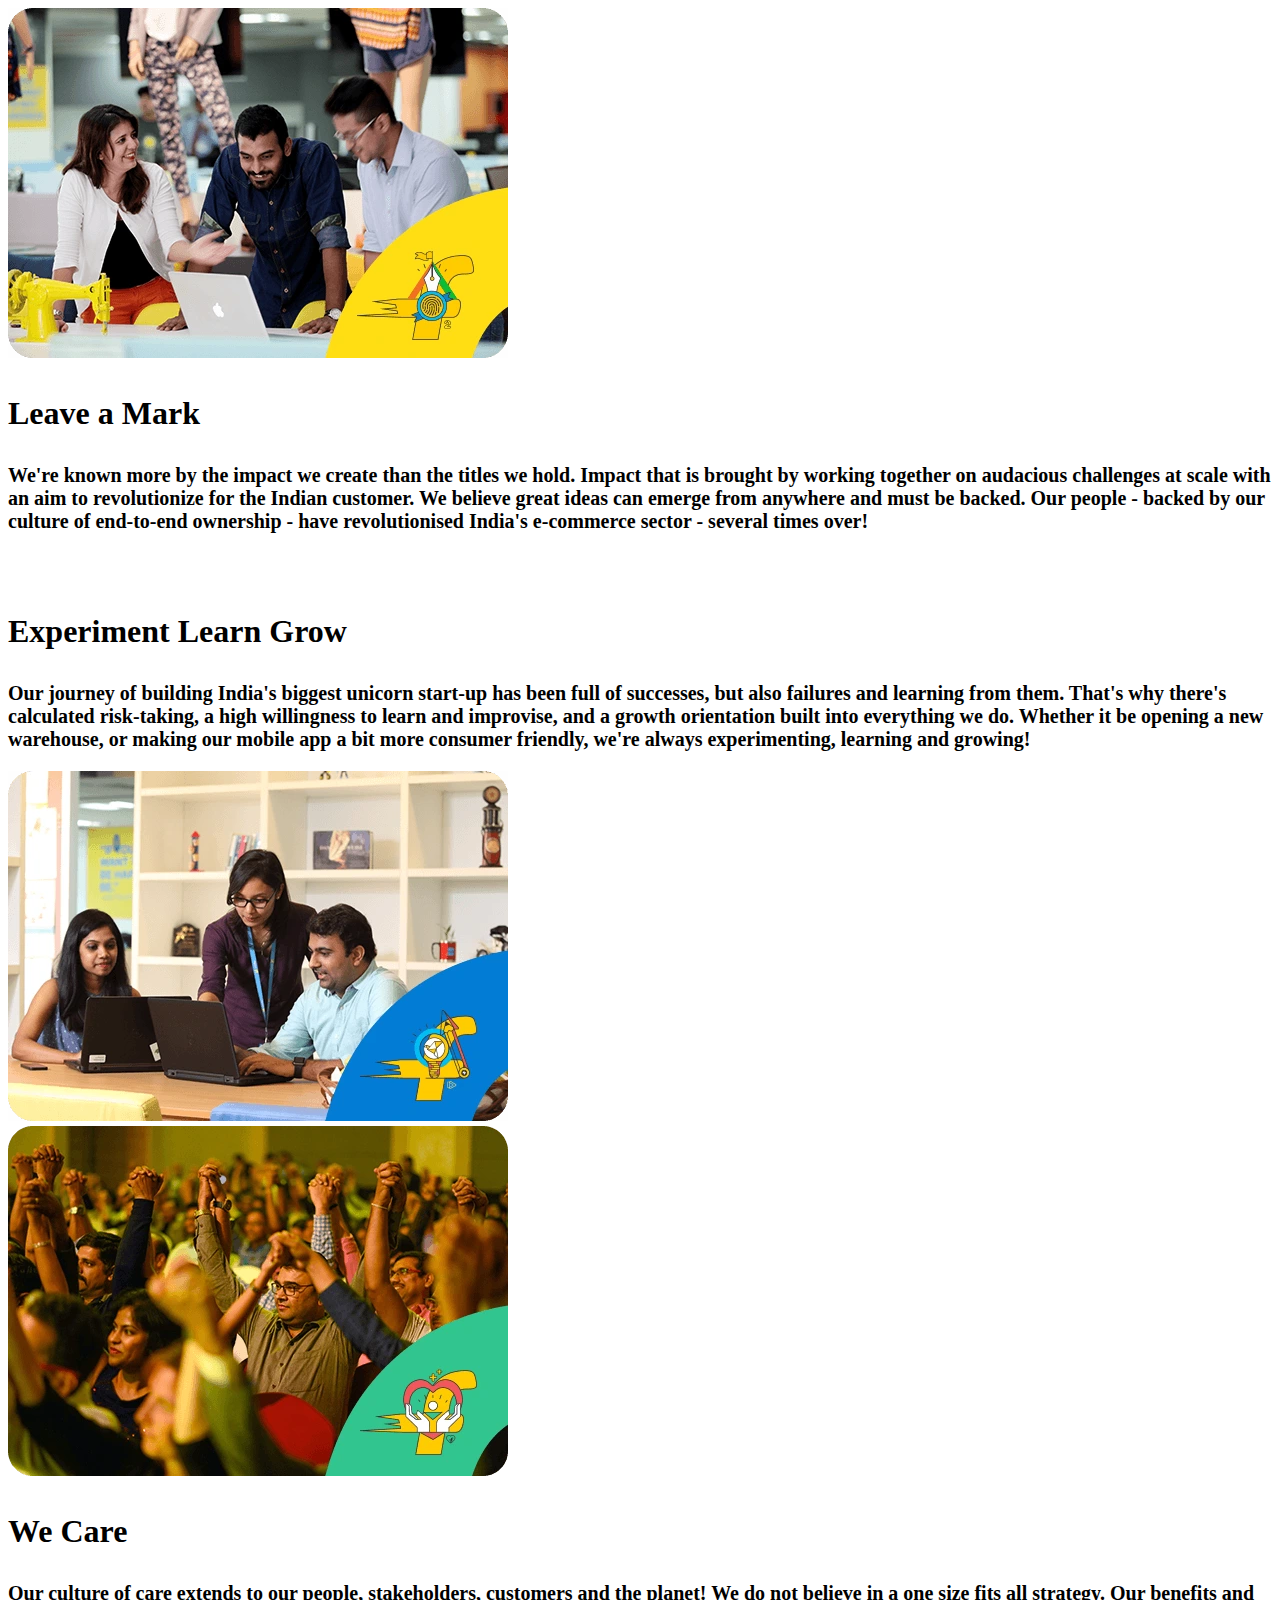
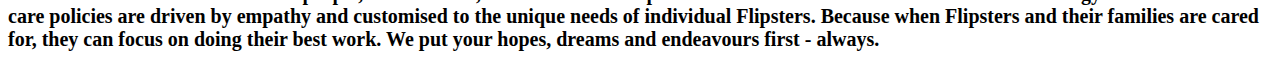
<file: about.html>
<!doctype html>
<html lang="en">

<head>
    <!-- Required meta tags -->
    <meta charset="utf-8">
    <meta name="viewport" content="width=device-width, initial-scale=1">

    <!-- Bootstrap CSS -->
    <link href="https://cdn.jsdelivr.net/npm/bootstrap@5.0.2/dist/css/bootstrap.min.css" rel="stylesheet"
        integrity="sha384-EVSTQN3/azprG1Anm3QDgpJLIm9Nao0Yz1ztcQTwFspd3yD65VohhpuuCOmLASjC" crossorigin="anonymous">
        <link rel="stylesheet" href="style.css">
    <title>About Page |</title>
</head>

<body>
    <div class="container">
        <div class="row my-5">
            <div class="col">
                <img src="img/about1.webp" alt="">
            </div>
            <div class="col-sm-6">
                <p class="aboutHead">Leave a Mark</p>
                <p class="mt-4 aboutText" style="font-weight: 800px;">We're known more by the impact we create
                    than the titles we hold. Impact that is brought by
                    working together on audacious challenges at scale
                    with an aim to revolutionize for the Indian customer.
                    We believe great ideas can emerge from anywhere
                    and must be backed. Our people - backed by our
                    culture of end-to-end ownership - have revolutionised
                    India's e-commerce sector - several times over!</p>
            </div>
            <div class="col-sm-1"></div>
        </div>

        <div class="row aboutRow2">
            <div class="col-sm-6">
                <p class="aboutHead">Experiment Learn Grow</p>
                <p class="mt-4 aboutText" style="font-weight: 800px;">Our journey of building India's biggest unicorn
                    start-up has been full of successes, but also failures
                    and learning from them. That's why there's calculated
                    risk-taking, a high willingness to learn and improvise,
                    and a growth orientation built into everything we do.
                    Whether it be opening a new warehouse, or making
                    our mobile app a bit more consumer friendly, we're
                    always experimenting, learning and growing!</p>
            </div>
            <div class="col">
                <img src="img/about2.webp" alt="">
            </div>
            <div class="col-sm-1"></div>
        </div>
        <div class="row my-5">
            <div class="col">
                <img src="img/about3.webp" alt="">
            </div>
            <div class="col-sm-6">
                <p class="aboutHead">We Care</p>
                <p class="mt-4 aboutText" style="font-weight: 800px;">Our culture of care extends to our people,
                    stakeholders, customers and the planet! We do not
                    believe in a one size fits all strategy. Our benefits and
                    care policies are driven by empathy and customised
                    to the unique needs of individual Flipsters. Because
                    when Flipsters and their families are cared for, they
                    can focus on doing their best work. We put your
                    hopes, dreams and endeavours first - always.
                </p>
            </div>
            <div class="col-sm-1"></div>
        </div>
    </div>



    <script src="https://cdn.jsdelivr.net/npm/bootstrap@5.0.2/dist/js/bootstrap.bundle.min.js"
        integrity="sha384-MrcW6ZMFYlzcLA8Nl+NtUVF0sA7MsXsP1UyJoMp4YLEuNSfAP+JcXn/tWtIaxVXM"
        crossorigin="anonymous"></script>

    <!-- Option 2: Separate Popper and Bootstrap JS -->
    <!--
    <script src="https://cdn.jsdelivr.net/npm/@popperjs/core@2.9.2/dist/umd/popper.min.js" integrity="sha384-IQsoLXl5PILFhosVNubq5LC7Qb9DXgDA9i+tQ8Zj3iwWAwPtgFTxbJ8NT4GN1R8p" crossorigin="anonymous"></script>
    <script src="https://cdn.jsdelivr.net/npm/bootstrap@5.0.2/dist/js/bootstrap.min.js" integrity="sha384-cVKIPhGWiC2Al4u+LWgxfKTRIcfu0JTxR+EQDz/bgldoEyl4H0zUF0QKbrJ0EcQF" crossorigin="anonymous"></script>
    -->
</body>

</html>
</file>
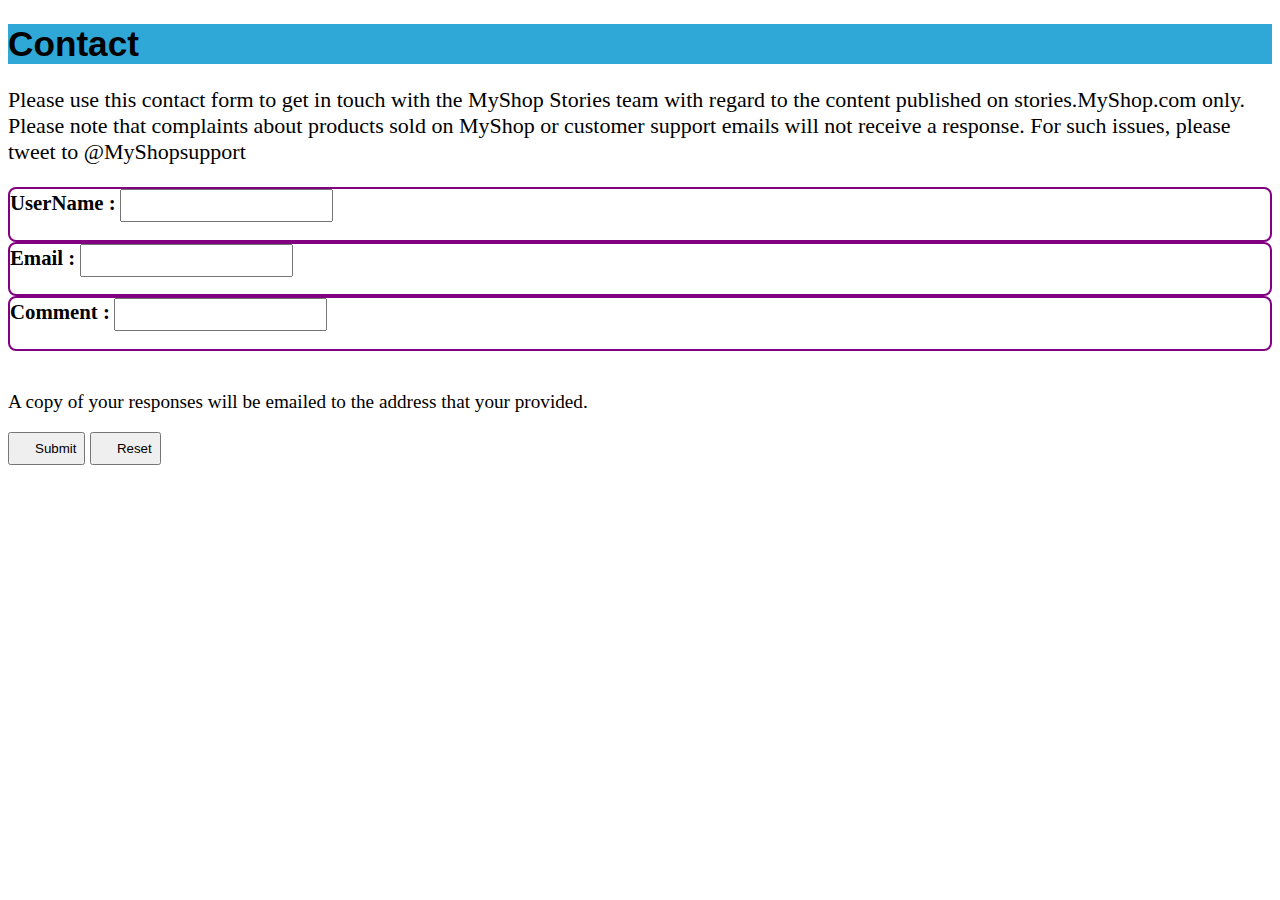
<file: contactPage.html>
<!doctype html>
<html lang="en">
  <head>
    <!-- Required meta tags -->
    <meta charset="utf-8">
    <meta name="viewport" content="width=device-width, initial-scale=1">

    <!-- Bootstrap CSS -->
    <link href="https://cdn.jsdelivr.net/npm/bootstrap@5.0.2/dist/css/bootstrap.min.css" rel="stylesheet" integrity="sha384-EVSTQN3/azprG1Anm3QDgpJLIm9Nao0Yz1ztcQTwFspd3yD65VohhpuuCOmLASjC" crossorigin="anonymous">
    <link rel="stylesheet" href="style.css">
    <title>Contact Page ....!</title>
  </head>
  <body>
    <div class="container-fluid">
        <div class="contactHead">
            <h1 class="p-4 text-center text-light">Contact</h1>
        </div>
        <div class="container">
            <p class="contactText">Please use this contact form to get in touch with the MyShop Stories team with
                regard to the content
                published on stories.MyShop.com only. Please note that complaints about products sold on MyShop or
                customer support emails will not receive a response. For such issues, please tweet to @MyShopsupport
            </p>
        </div>
        <div class="container ">
            <!-- <h2>Form Validation</h2> -->
            <form action="" onsubmit="return validation()" class="col-md-5 m-auto mt-4 p-3 bg-light">
                <div class="my-4 p-4 formBox">
                    <label for="" class="mt-4">UserName :</label>
                    <input type="text" id="Uname" required><br>
                    <!-- Show Error -->
                    <p id="UserError" class="error"></p>
                </div>
                
                <div class="p-4 formBox">
                    <label for="" class="mt-4">Email :</label>
                    <input type="email" id="Uemail" required><br>
                    <p id="EmailError" class="error"></p>   
                </div>

                <div class="my-4 p-4 formBox">
                    <label for="" class="mt-4">Comment :</label>
                    <input type="text" id="Ucomment" required><br>
                    <p id="CommentError" class="error"></p>
                </div>
                <br>
                <p class="contactText2">A copy of your responses will be emailed to the address that your
                    provided.</p>
            
                <!-- Submit Button -->
                <div class="">
                    <input type="Submit" class="btn-lg mt-4 fw-bold bg-success">
                    <input type="Reset" class="btn-lg mt-4 float-end px-4 fw-bold bg-danger">
                </div>
                
            </form>
        </div>
    </div>

    <script>
        function validation(){
            var userName = document.getElementById('Uname').value;
            var userEmail = document.getElementById('Uemail').value;
            var userComment = document.getElementById('Ucomment').value;

            // Regular Expression
            // UserName...!
        var UserCheck = /^[A-za-z]{10,30}$/ ;
        if(UserCheck.test(userName)){
            document.getElementById('UserError').innerHTML = "";
        }
        // else if(UserCheck.match(UserCheck)){
        //     document.getElementById('UserError').innerHTML = "Re";
        // }
        else{
            document.getElementById('UserError').innerHTML = "Minimum Required 10 to 30 Words";
            return false;
        }

            // Email...!
        var EmailCheck = /^[\w]{2,20}@[a-z]{2,8}\.[a-z]{2,6}$/;
        if(EmailCheck.test(userEmail)){
            document.getElementById('EmailError').innerHTML = "";
        }
        else{
            document.getElementById('EmailError').innerHTML = "Email Is Invalid";
            return false;
        }

            // Comment
        var CommentCheck = /[\w- \s]{5,100}/;
        if(CommentCheck.test(userComment)){
            document.getElementById('CommentError').innerHTML = "";
        }
        else{
            document.getElementById('CommentError').innerHTML = "Minimum Required 5 to 100 Words";
            return false;
        }
        }
    </script>



    <!-- Option 1: Bootstrap Bundle with Popper -->
    <script src="https://cdn.jsdelivr.net/npm/bootstrap@5.0.2/dist/js/bootstrap.bundle.min.js" integrity="sha384-MrcW6ZMFYlzcLA8Nl+NtUVF0sA7MsXsP1UyJoMp4YLEuNSfAP+JcXn/tWtIaxVXM" crossorigin="anonymous"></script>

  </body>
</html>
</file>
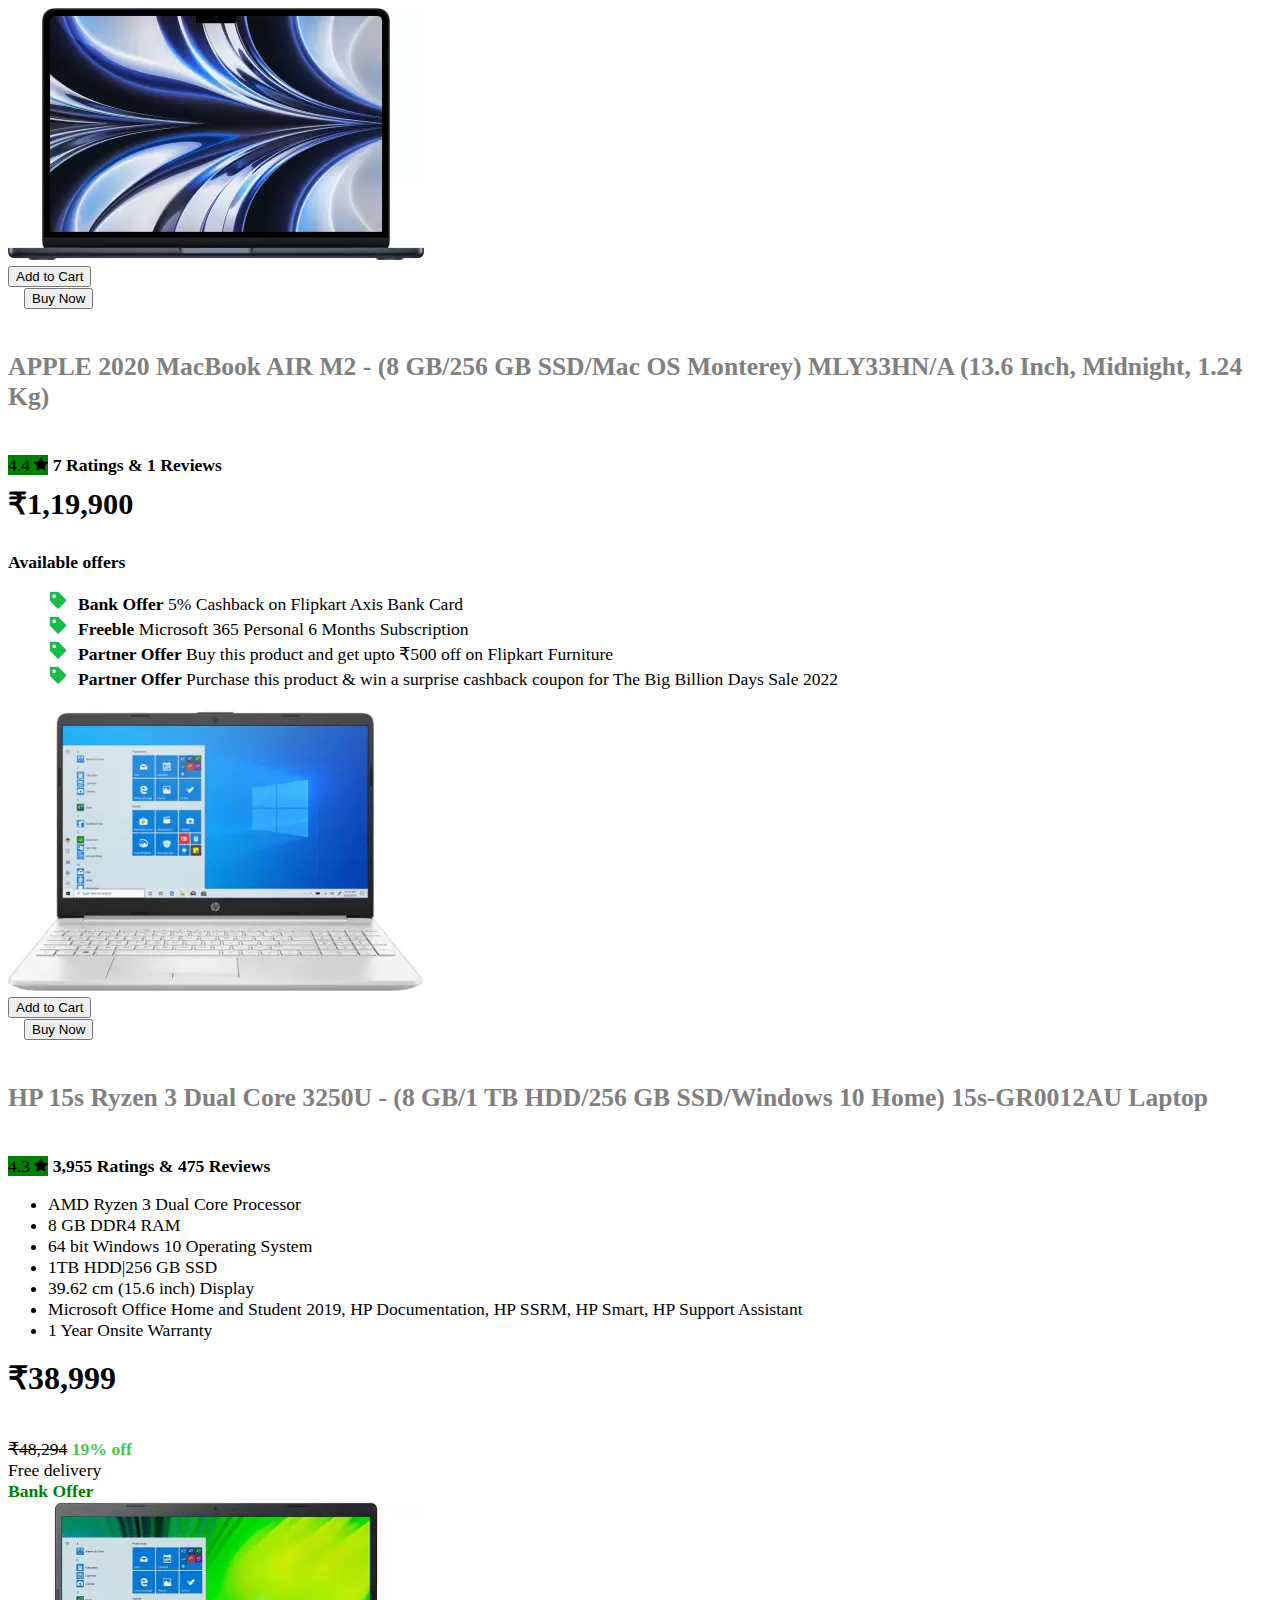
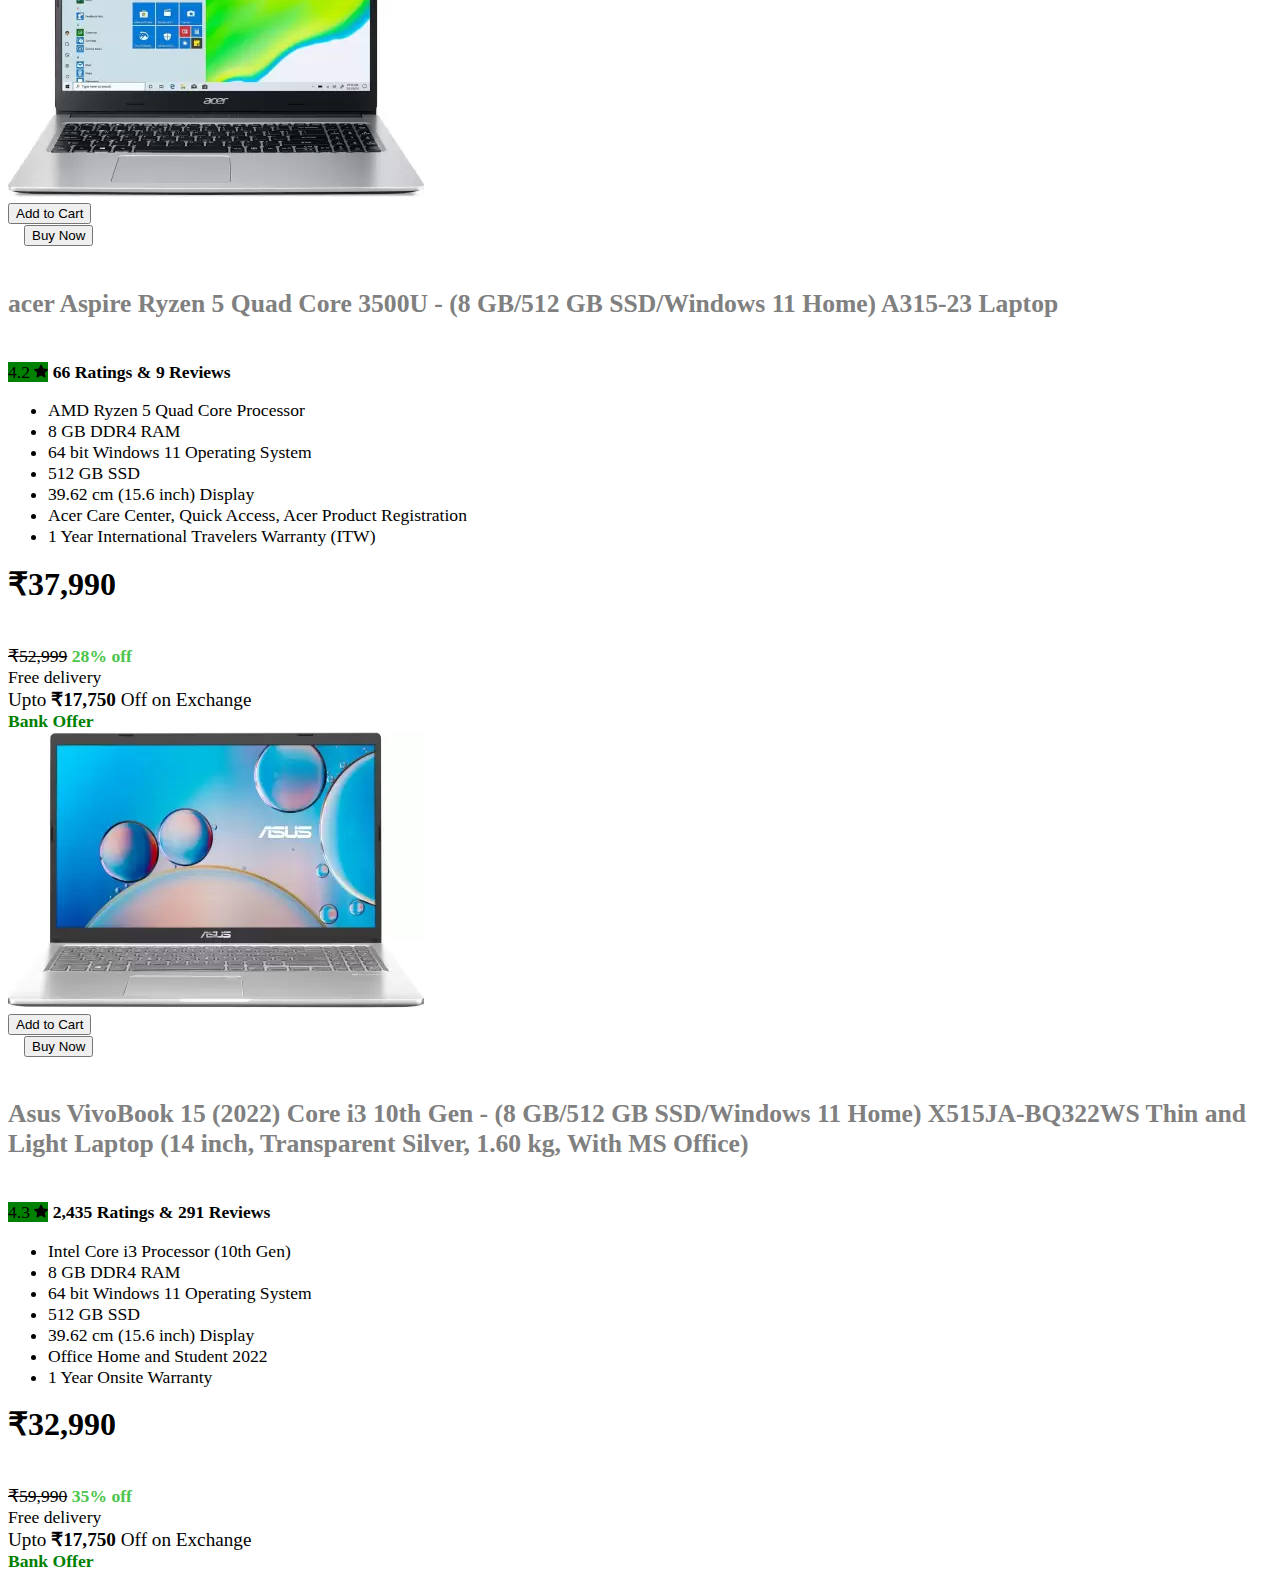
<file: laptop.html>
<!doctype html>
<html lang="en">
  <head>
    <!-- Required meta tags -->
    <meta charset="utf-8">
    <meta name="viewport" content="width=device-width, initial-scale=1">

    <!-- Bootstrap CSS -->
    <link href="https://cdn.jsdelivr.net/npm/bootstrap@5.0.2/dist/css/bootstrap.min.css" rel="stylesheet" integrity="sha384-EVSTQN3/azprG1Anm3QDgpJLIm9Nao0Yz1ztcQTwFspd3yD65VohhpuuCOmLASjC" crossorigin="anonymous">
    <link rel="stylesheet" href="style.css">
    <title>Laptop Price |</title>
  </head>
  <body>
    <div class="container py-5">
        <div class="row">
            <div class="col col-md-4">
                <img src="img/laptop1.webp" alt="" class="img-fluid">
                <!-- <div class="">
                    <button type="button" class="btn btn-lg mt-5 me-1 fw-bold border border-warning border-2">Add to Cart</button>  
                    <button type="button" class="btn btn-warning btn-lg mt-5 fw-bold">Buy Now</button>
                </div> -->
                <div class="row row-cols-2 mt-4">
                    <div class="col">
                        <button type="button" class="btn1 btn-lg fw-bold border border-warning border-2">Add to Cart</button>  
                    </div>
                    <div class="col">
                        <button type="button" class="btn2 btn-warning btn-lg fw-bold">Buy Now</button>
                    </div>
                </div>
            </div>
            <div class="col-md-8">
                <h5 class="card-title text-primary py-1">APPLE 2020 MacBook AIR M2 - (8 GB/256 GB SSD/Mac OS Monterey) MLY33HN/A (13.6 Inch, Midnight, 1.24 Kg)</h5>
                <span style="background-color: green;" class="p-1 px-1 text-light fw-bold rounded-3">4.4 <svg xmlns="http://www.w3.org/2000/svg" width="14" height="14" fill="currentColor" class="bi bi-star-fill mb-1" viewBox="0 0 16 16">
                    <path d="M3.612 15.443c-.386.198-.824-.149-.746-.592l.83-4.73L.173 6.765c-.329-.314-.158-.888.283-.95l4.898-.696L7.538.792c.197-.39.73-.39.927 0l2.184 4.327 4.898.696c.441.062.612.636.282.95l-3.522 3.356.83 4.73c.078.443-.36.79-.746.592L8 13.187l-4.389 2.256z"/>
                </svg></span>
                <span class="px-2 text-muted"><b>7 Ratings & 1 Reviews</b></span><br>
                <p style="font-weight: bold; font-size: 1.9rem; margin-top: 10px; margin-right: 7px;">₹1,19,900 </p>               
                <p style="font-weight: bold;">Available offers</p>
                <ul class="mt-3" style="list-style-type: none;">
                    <li><img src="img/crt.webp" alt="" width="20px" class="py-1" style="margin-right: 10px;"><b>Bank Offer</b> 5% Cashback on Flipkart Axis Bank Card</li>
                    <li><img src="img/crt.webp" alt="" width="20px" class="py-1" style="margin-right: 10px;"><b>Freeble</b> Microsoft 365 Personal 6 Months Subscription</li>
                    <li><img src="img/crt.webp" alt="" width="20px" class="py-1" style="margin-right: 10px;"><b>Partner Offer</b> Buy this product and get upto ₹500 off on Flipkart Furniture</li>
                    <li><img src="img/crt.webp" alt="" width="20px" class="py-1" style="margin-right: 10px;"><b>Partner Offer</b> Purchase this product & win a surprise cashback coupon for The Big Billion Days Sale 2022</li>
                </ul>
            </div>
        </div>
    </div>

    <div class="container py-5">
        <div class="row">
            <div class="col col-md-4">
                <img src="img/laptop2.webp" alt="" class="img-fluid">
                <!-- <div class="">
                    <button type="button" class="btn btn-lg mt-5 me-1 fw-bold border border-warning border-2">Add to Cart</button>  
                    <button type="button" class="btn btn-warning btn-lg mt-5 fw-bold">Buy Now</button>
                </div> -->
                <div class="row row-cols-2 mt-4">
                    <div class="col">
                        <button type="button" class="btn1 btn-lg fw-bold border border-warning border-2">Add to Cart</button>  
                    </div>
                    <div class="col">
                        <button type="button" class="btn2 btn-warning btn-lg fw-bold">Buy Now</button>
                    </div>
                </div>
            </div>
            <div class="col-md-6">
                <h5 class="card-title text-primary py-1">HP 15s Ryzen 3 Dual Core 3250U - (8 GB/1 TB HDD/256 GB SSD/Windows 10 Home) 15s-GR0012AU Laptop</h5>
                <span style="background-color: green;" class="p-1 px-1 text-light fw-bold rounded-3">4.3 <svg xmlns="http://www.w3.org/2000/svg" width="14" height="14" fill="currentColor" class="bi bi-star-fill mb-1" viewBox="0 0 16 16">
                    <path d="M3.612 15.443c-.386.198-.824-.149-.746-.592l.83-4.73L.173 6.765c-.329-.314-.158-.888.283-.95l4.898-.696L7.538.792c.197-.39.73-.39.927 0l2.184 4.327 4.898.696c.441.062.612.636.282.95l-3.522 3.356.83 4.73c.078.443-.36.79-.746.592L8 13.187l-4.389 2.256z"/>
                </svg></span>
                <span class="px-2 text-muted"><b>3,955 Ratings & 475 Reviews</b></span><br>
                <ul class="mt-3">
                    <li>AMD Ryzen 3 Dual Core Processor</li>
                    <li>8 GB DDR4 RAM</li>
                    <li>64 bit Windows 10 Operating System</li>
                    <li>1TB HDD|256 GB SSD</li>
                    <li>39.62 cm (15.6 inch) Display</li>
                    <li>Microsoft Office Home and Student 2019, HP Documentation, HP SSRM, HP Smart, HP Support Assistant</li>
                    <li>1 Year Onsite Warranty</li>
                </ul>
            </div>
            <div class="col-md-2">
                <!-- <h1>₹38,999</h1> -->
                <h4 style="font-weight: bold; font-size: 2rem; margin-top: 0px; margin-right: 7px;">₹38,999</h4>               
                <span><strike>₹48,294</strike> <span style="color: rgb(75, 196, 75); font-weight: bold;"> 19% off</span></span> <br>
                <span>Free delivery</span><br>
                <span style="color: green; font-weight: bold; font-size: 1.1rem;">Bank Offer</span>
            </div>
        </div>
    </div>

    <div class="container py-5">
        <div class="row">
            <div class="col-md-4">
                <img src="img/laptop3.webp" alt="" class="img-fluid">
                <!-- <div class="">
                    <button type="button" class="btn btn-lg mt-5 me-1 fw-bold border border-warning border-2">Add to Cart</button>  
                    <button type="button" class="btn btn-warning btn-lg mt-5 fw-bold">Buy Now</button>
                </div> -->
                <div class="row row-cols-2 mt-4">
                    <div class="col">
                        <button type="button" class="btn1 btn-lg fw-bold border border-warning border-2">Add to Cart</button>  
                    </div>
                    <div class="col">
                        <button type="button" class="btn2 btn-warning btn-lg fw-bold">Buy Now</button>
                    </div>
                </div>
            </div>
            <div class="col-md-6">
                <h5 class="card-title text-primary py-1">acer Aspire Ryzen 5 Quad Core 3500U - (8 GB/512 GB SSD/Windows 11 Home) A315-23 Laptop</h5>
                <span style="background-color: green;" class="p-1 px-1 text-light fw-bold rounded-3">4.2 <svg xmlns="http://www.w3.org/2000/svg" width="14" height="14" fill="currentColor" class="bi bi-star-fill mb-1" viewBox="0 0 16 16">
                    <path d="M3.612 15.443c-.386.198-.824-.149-.746-.592l.83-4.73L.173 6.765c-.329-.314-.158-.888.283-.95l4.898-.696L7.538.792c.197-.39.73-.39.927 0l2.184 4.327 4.898.696c.441.062.612.636.282.95l-3.522 3.356.83 4.73c.078.443-.36.79-.746.592L8 13.187l-4.389 2.256z"/>
                </svg></span>
                <span class="px-2 text-muted"><b>66 Ratings & 9 Reviews</b></span><br>
                <ul class="mt-3">
                    <li>AMD Ryzen 5 Quad Core Processor</li>
                    <li>8 GB DDR4 RAM</li>
                    <li>64 bit Windows 11 Operating System</li>
                    <li>512 GB SSD</li>
                    <li>39.62 cm (15.6 inch) Display</li>
                    <li>Acer Care Center, Quick Access, Acer Product Registration</li>
                    <li>1 Year International Travelers Warranty (ITW)</li>
                </ul>
            </div>
            <div class="col-md-2">
                <h4 style="font-weight: bold; font-size: 2rem; margin-top: 0px; margin-right: 7px;">₹37,990</h4>               
                <span><strike>₹52,999</strike> <span style="color: rgb(75, 196, 75); font-weight: bold;"> 28% off</span></span> <br>
                <span>Free delivery</span><br>
                <span class="lead" style="font-size: 1.2rem;">Upto <span style="font-weight: bold;">₹17,750</span> Off on Exchange</span><br>
                <span style="color: green; font-weight: bold;">Bank Offer</span>
            </div>
        </div>
    </div>

    <div class="container py-5">
        <div class="row">
            <div class="col-md-4">
                <img src="img/laptop4.webp" alt="" class="img-fluid">
                <!-- <div class="">
                    <button type="button" class="btn btn-lg mt-5 me-1 fw-bold border border-warning border-2">Add to Cart</button>  
                    <button type="button" class="btn btn-warning btn-lg mt-5 fw-bold">Buy Now</button>
                </div> -->
                <div class="row row-cols-2 mt-4">
                    <div class="col">
                        <button type="button" class="btn1 btn-lg fw-bold border border-warning border-2">Add to Cart</button>  
                    </div>
                    <div class="col">
                        <button type="button" class="btn2 btn-warning btn-lg fw-bold">Buy Now</button>
                    </div>
                </div>
            </div>
            <div class="col-sm-5">
                <h5 class="card-title text-primary py-1">Asus VivoBook 15 (2022) Core i3 10th Gen - (8 GB/512 GB SSD/Windows 11 Home) X515JA-BQ322WS Thin and Light Laptop  (14 inch, Transparent Silver, 1.60 kg, With MS Office) </h5>
                <span style="background-color: green;" class="p-1 px-1 text-light fw-bold rounded-3">4.3 <svg xmlns="http://www.w3.org/2000/svg" width="14" height="14" fill="currentColor" class="bi bi-star-fill mb-1" viewBox="0 0 16 16">
                    <path d="M3.612 15.443c-.386.198-.824-.149-.746-.592l.83-4.73L.173 6.765c-.329-.314-.158-.888.283-.95l4.898-.696L7.538.792c.197-.39.73-.39.927 0l2.184 4.327 4.898.696c.441.062.612.636.282.95l-3.522 3.356.83 4.73c.078.443-.36.79-.746.592L8 13.187l-4.389 2.256z"/>
                </svg></span>
                <span class="px-2 text-muted"><b>2,435 Ratings & 291 Reviews</b></span><br>
                <ul class="mt-3">
                    <li>Intel Core i3 Processor (10th Gen)</li>
                    <li>8 GB DDR4 RAM</li>
                    <li>64 bit Windows 11 Operating System</li>
                    <li>512 GB SSD</li>
                    <li>39.62 cm (15.6 inch) Display</li>
                    <li>Office Home and Student 2022</li>
                    <li>1 Year Onsite Warranty</li>
                </ul>
            </div>
            <div class="col-md-3">
                <h4 style="font-weight: bold; font-size: 2rem; margin-top: 0px; margin-right: 7px;">₹32,990</h4>               
                <span><strike>₹59,990</strike> <span style="color: rgb(75, 196, 75); font-weight: bold;"> 35% off</span></span> <br>
                <span>Free delivery</span><br>
                <span class="lead" style="font-size: 1.2rem;">Upto <span style="font-weight: bold;">₹17,750</span> Off on Exchange</span><br>
                <span style="color: green; font-weight: bold;">Bank Offer</span>
            </div>
        </div>
    </div>
    <!-- Option 1: Bootstrap Bundle with Popper -->
    <script src="https://cdn.jsdelivr.net/npm/bootstrap@5.0.2/dist/js/bootstrap.bundle.min.js" integrity="sha384-MrcW6ZMFYlzcLA8Nl+NtUVF0sA7MsXsP1UyJoMp4YLEuNSfAP+JcXn/tWtIaxVXM" crossorigin="anonymous"></script>
  </body>
</html>
</file>
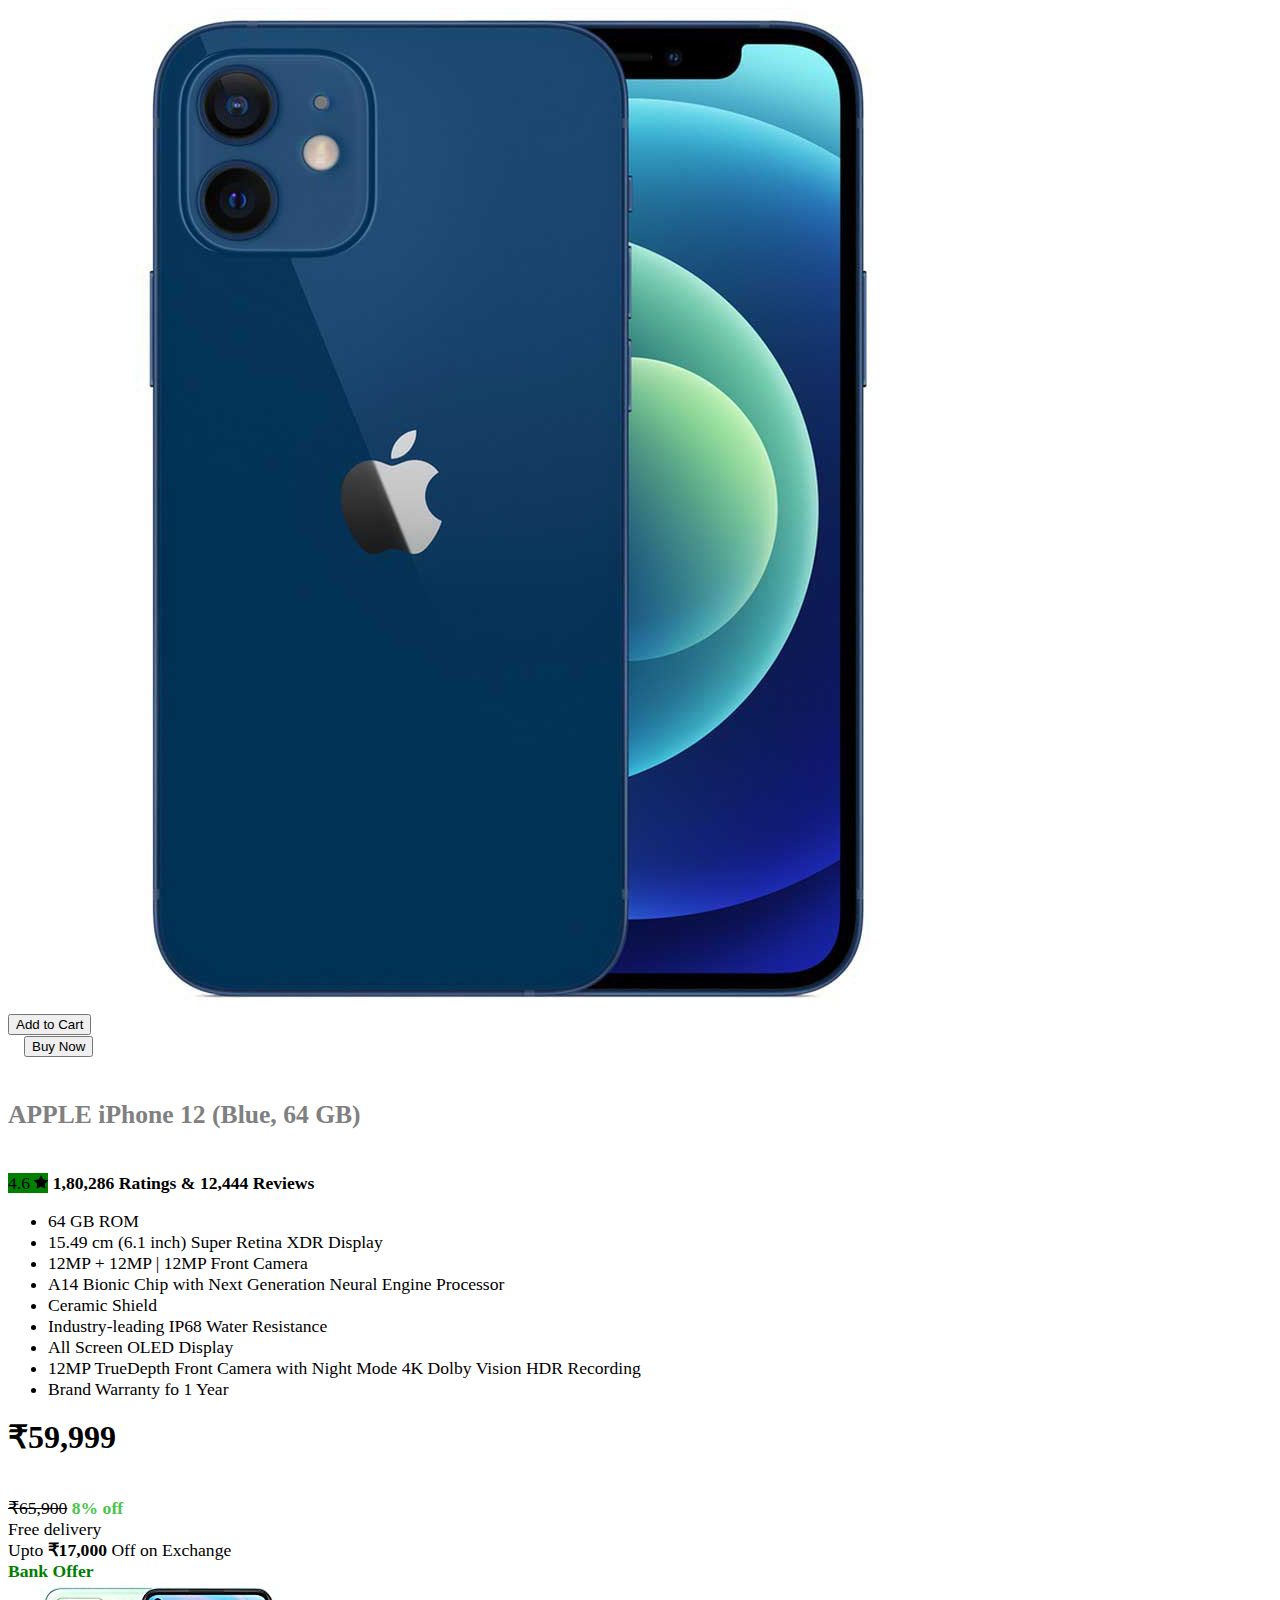
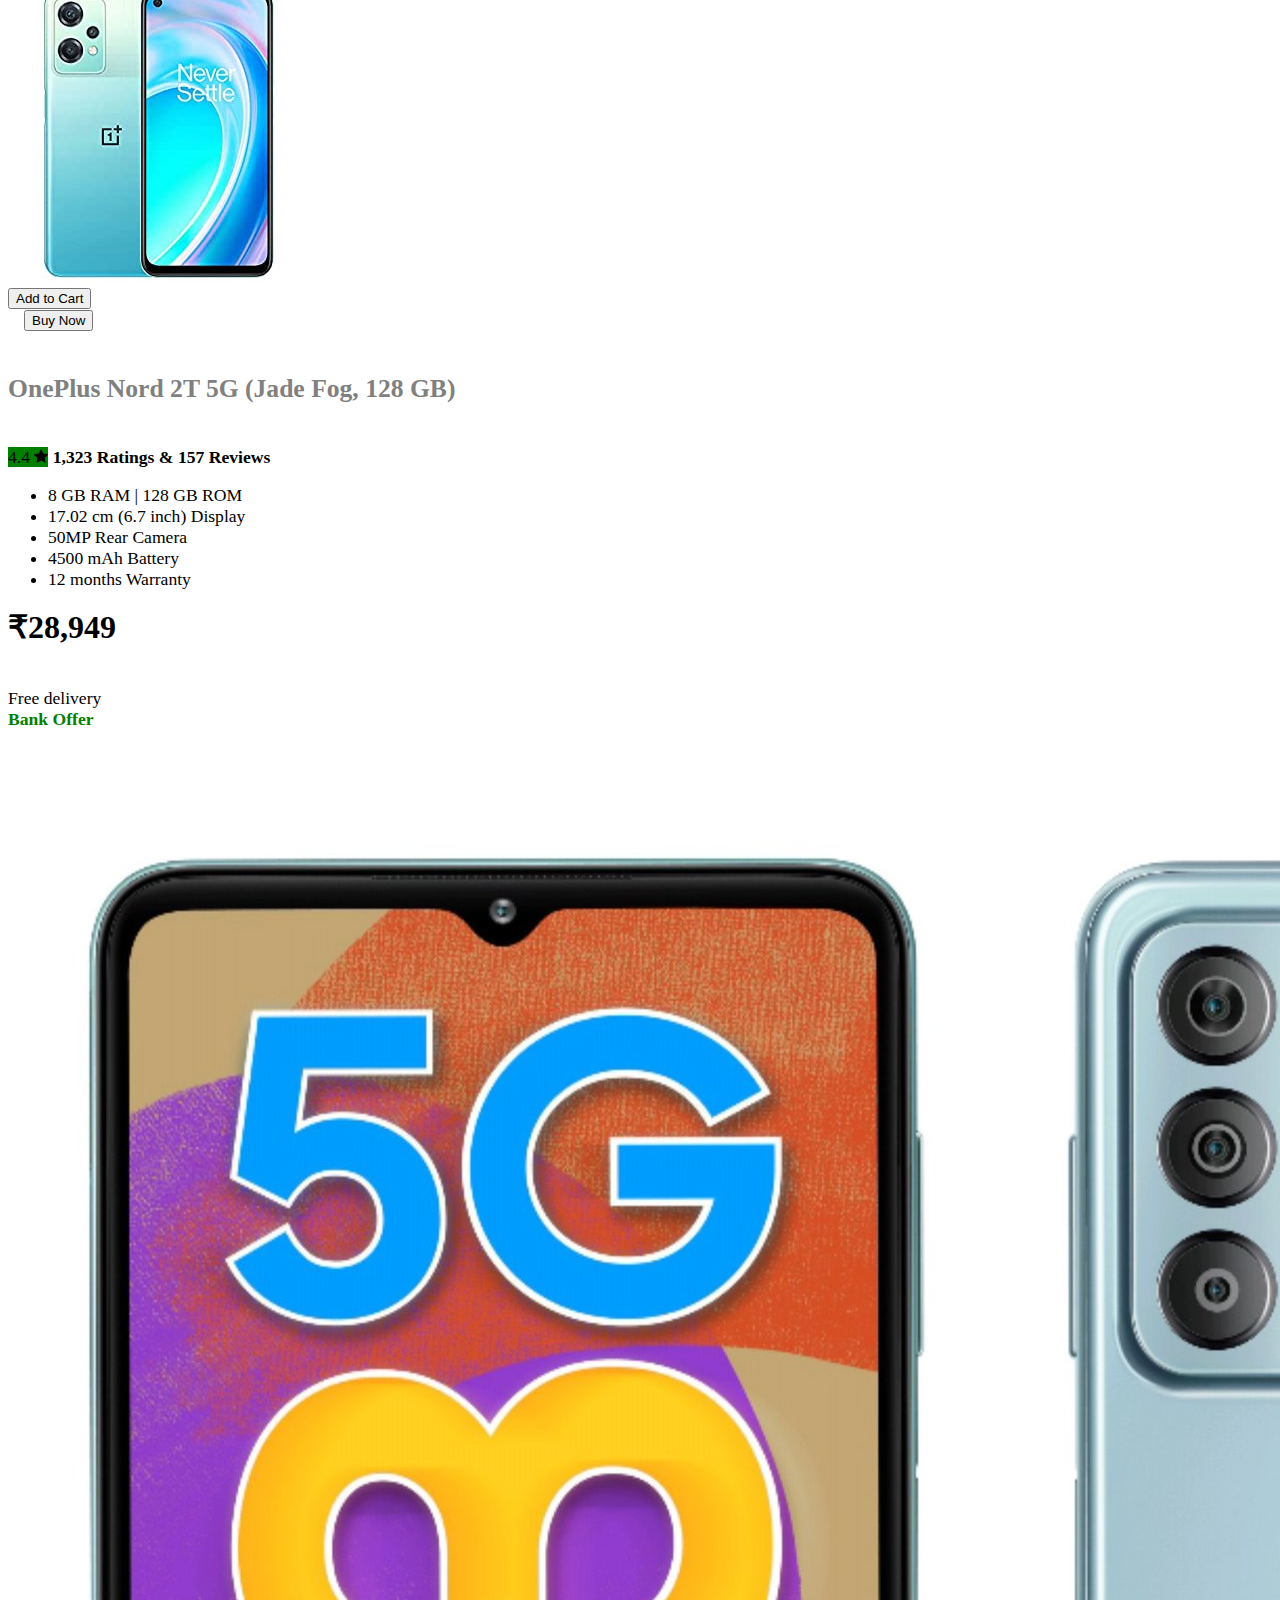
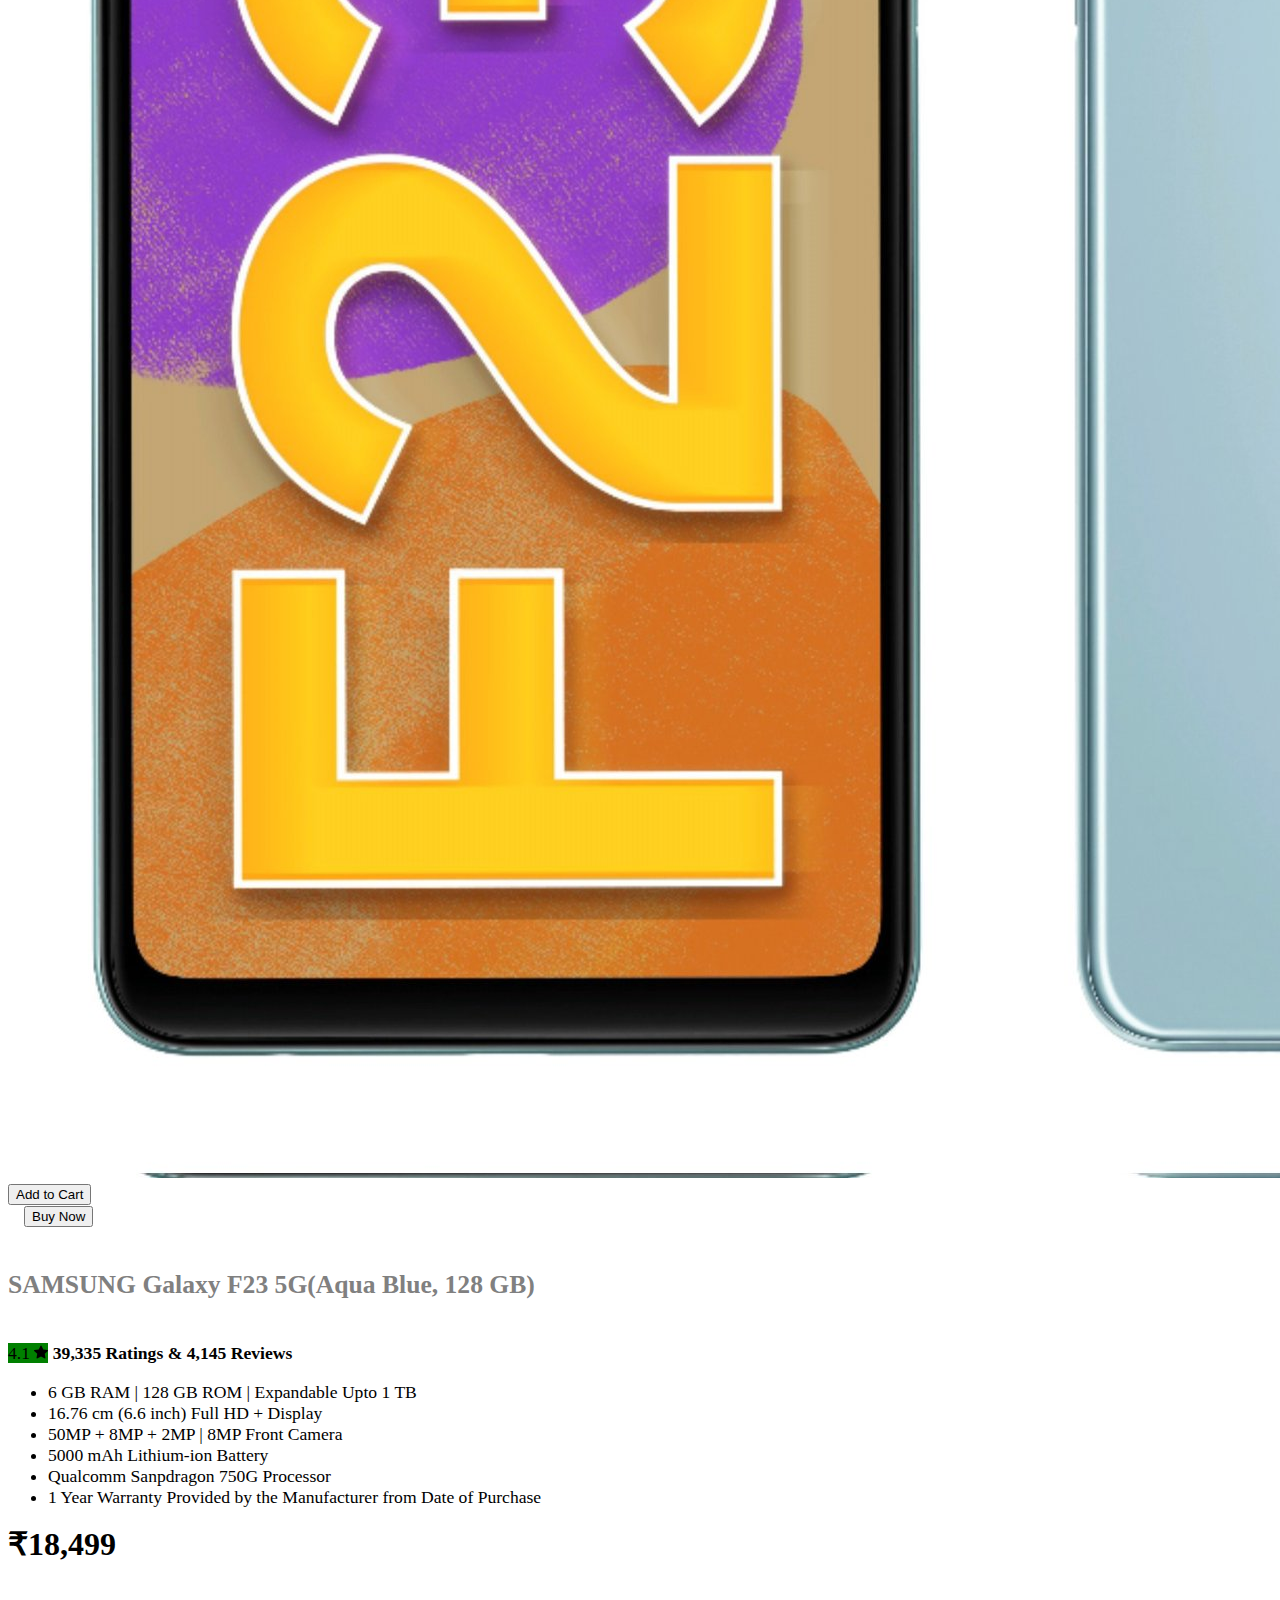
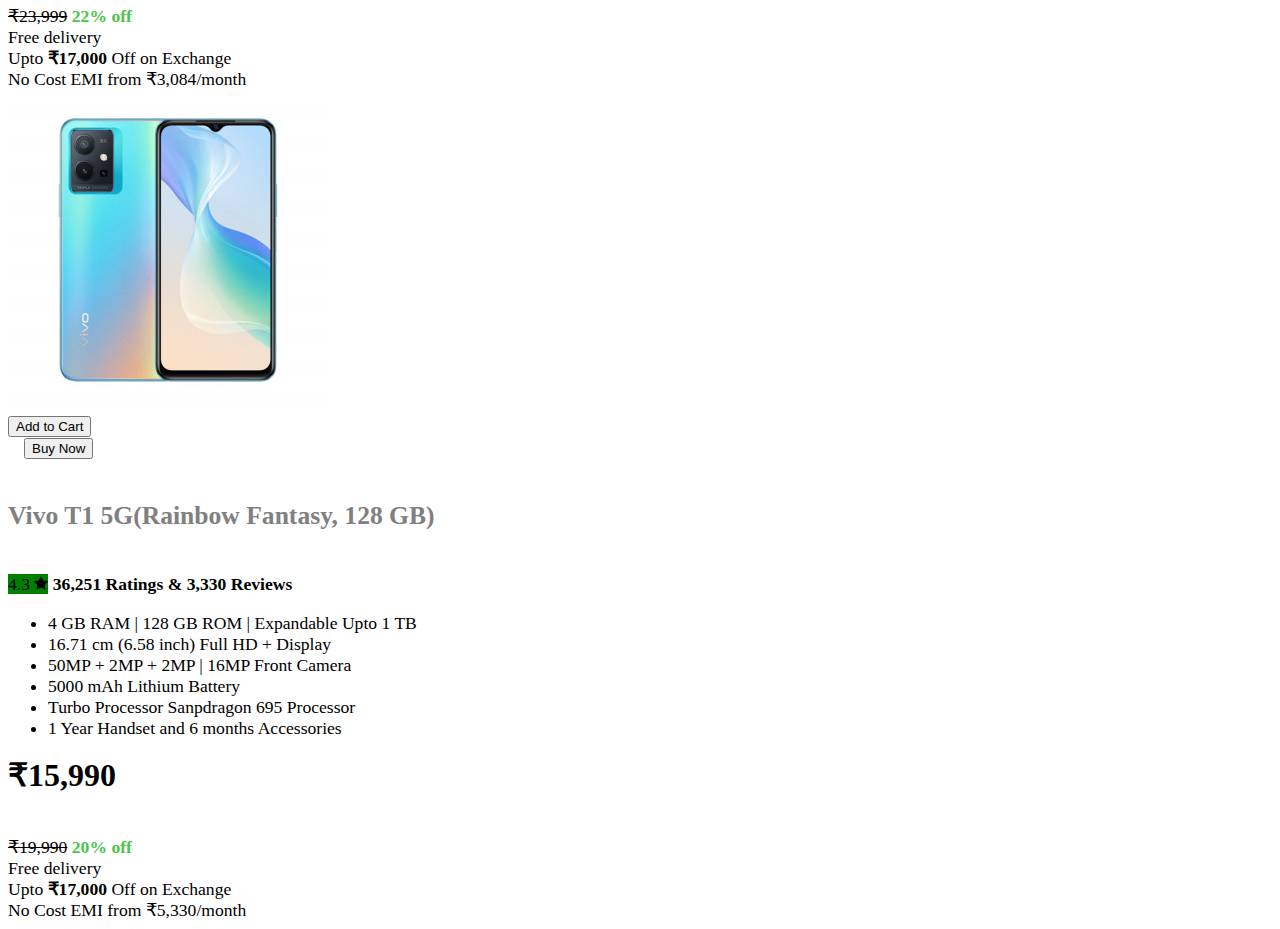
<file: mobile.html>
<!doctype html>
<html lang="en">
  <head>
    <!-- Required meta tags -->
    <meta charset="utf-8">
    <meta name="viewport" content="width=device-width, initial-scale=1">

    <!-- Bootstrap CSS -->
    <link href="https://cdn.jsdelivr.net/npm/bootstrap@5.0.2/dist/css/bootstrap.min.css" rel="stylesheet" integrity="sha384-EVSTQN3/azprG1Anm3QDgpJLIm9Nao0Yz1ztcQTwFspd3yD65VohhpuuCOmLASjC" crossorigin="anonymous">
    <link rel="stylesheet" href="style.css">
    <title>Mobile Price |</title>
  </head>
  <body>
    <!-- <h1>Hello, world!</h1> -->
    <div class="container py-5">
        <div class="row">
            <div class="col-md-4">
                <img src="img/iPhone.jpg" alt="" class="img-fluid">
                <div class="row row-cols-2 mt-4">
                    <div class="col">
                        <button type="button" class="btn1 btn-lg fw-bold border border-warning border-2">Add to Cart</button>  
                    </div>
                    <div class="col">
                        <button type="button" class="btn2 btn-warning btn-lg fw-bold">Buy Now</button>
                    </div>
                </div>
            </div>
            <div class="col-md-5 px-4">
                <h5 class="card-title text-primary">APPLE iPhone 12 (Blue, 64 GB)</h5>
                <span style="background-color: green;" class="p-1 px-2 text-light fw-bold rounded-3">4.6 <svg xmlns="http://www.w3.org/2000/svg" width="14" height="14" fill="currentColor" class="bi bi-star-fill mb-1" viewBox="0 0 16 16">
                    <path d="M3.612 15.443c-.386.198-.824-.149-.746-.592l.83-4.73L.173 6.765c-.329-.314-.158-.888.283-.95l4.898-.696L7.538.792c.197-.39.73-.39.927 0l2.184 4.327 4.898.696c.441.062.612.636.282.95l-3.522 3.356.83 4.73c.078.443-.36.79-.746.592L8 13.187l-4.389 2.256z"/>
                  </svg></span>
                <span class="px-2 text-muted"><b>1,80,286 Ratings & 12,444 Reviews</b></span><br>
                <ul class="mt-3">
                    <li>64 GB ROM</li>
                    <li>15.49 cm (6.1 inch) Super Retina XDR Display</li>
                    <li>12MP + 12MP | 12MP Front Camera</li>
                    <li>A14 Bionic Chip with Next Generation Neural Engine Processor</li>
                    <li>Ceramic Shield</li>
                    <li>Industry-leading IP68 Water Resistance</li>
                    <li>All Screen OLED Display</li>
                    <li>12MP TrueDepth Front Camera with Night Mode 4K Dolby Vision HDR Recording</li>
                    <li>Brand Warranty fo 1 Year</li>
                </ul>
            </div>
            <div class="col-md-3 px-4">
                <!-- <h1>₹59,999</h1> -->
                <h4 style="font-weight: bold; font-size: 2rem; margin-top: 0px; margin-right: 7px;">₹59,999</h4>               
                <!-- <span><strike>₹65,900</strike> 8% off</span> <br> -->
                <span><strike>₹65,900</strike><span style="color: rgb(75, 196, 75); font-weight: bold;"> 8% off</span></span> <br>
                <span>Free delivery</span><br>
                <span class="lead">Upto <b style="font-weight: bold;">₹17,000</b> Off on Exchange</span></br>
                <span style="color: green; font-weight: bold;">Bank Offer</span>
            </div>
        </div>
    </div>

    <div class="container py-5">
        <div class="row">
            <div class="col-md-4">
                <img src="img/onePlus.jpg" alt="" class="img-fluid">
                <div class="row row-cols-2 mt-4">
                    <div class="col">
                        <button type="button" class="btn1 btn-lg  fw-bold border border-warning border-2">Add to Cart</button>  
                    </div>
                    <div class="col">
                        <button type="button" class="btn2 btn-warning btn-lg  fw-bold">Buy Now</button>
                    </div>
                </div>
            </div>
            <div class="col-md-5 px-4">
                <h5 class="card-title text-primary">OnePlus Nord 2T 5G (Jade Fog, 128 GB)</h5>
                <span style="background-color: green;" class="p-1 px-2 text-light fw-bold rounded-3">4.4 <svg xmlns="http://www.w3.org/2000/svg" width="14" height="14" fill="currentColor" class="bi bi-star-fill mb-1" viewBox="0 0 16 16">
                    <path d="M3.612 15.443c-.386.198-.824-.149-.746-.592l.83-4.73L.173 6.765c-.329-.314-.158-.888.283-.95l4.898-.696L7.538.792c.197-.39.73-.39.927 0l2.184 4.327 4.898.696c.441.062.612.636.282.95l-3.522 3.356.83 4.73c.078.443-.36.79-.746.592L8 13.187l-4.389 2.256z"/>
                  </svg></span>
                <span class="px-2 text-muted"><b>1,323 Ratings & 157 Reviews</b></span><br>
                <ul class="mt-3">
                    <li>8 GB RAM | 128 GB ROM</li>
                    <li>17.02 cm (6.7 inch) Display</li>
                    <li>50MP Rear Camera</li>
                    <li>4500 mAh Battery</li>
                    <li>12 months Warranty</li>
                </ul>
            </div>
            <div class="col-md-3 px-4">
                <h4 style="font-weight: bold; font-size: 2rem; margin-top: 0px; margin-right: 7px;">₹28,949</h4>               
                <!-- <span><strike>₹14,999</strike> 30% off</span> <br> -->
                <span>Free delivery</span><br>
                <!-- <p class="lead">Upto <b style="font-weight: bold;">₹17,000</b> Off Exchange</p> -->
                <span style="color: green; font-weight: bold;">Bank Offer</span>
            </div>
        </div>
    </div>



    <div class="container py-5">
        <div class="row">
            <div class="col-md-4">
                <img src="img/Samsung.jpg" alt="" class="img-fluid">
                <div class="row row-cols-2 mt-4">
                    <div class="col">
                        <button type="button" class="btn1 btn-lg fw-bold border border-warning border-2">Add to Cart</button>  
                    </div>
                    <div class="col">
                        <button type="button" class="btn2 btn-warning btn-lg fw-bold">Buy Now</button>
                    </div>
                </div>
            </div>
            <div class="col-md-5 px-4">
                <h5 class="card-title text-primary">SAMSUNG Galaxy F23 5G(Aqua Blue, 128 GB)</h5>
                <span style="background-color: green;" class="p-1 px-2 text-light fw-bold rounded-3">4.1 <svg xmlns="http://www.w3.org/2000/svg" width="14" height="14" fill="currentColor" class="bi bi-star-fill mb-1" viewBox="0 0 16 16">
                    <path d="M3.612 15.443c-.386.198-.824-.149-.746-.592l.83-4.73L.173 6.765c-.329-.314-.158-.888.283-.95l4.898-.696L7.538.792c.197-.39.73-.39.927 0l2.184 4.327 4.898.696c.441.062.612.636.282.95l-3.522 3.356.83 4.73c.078.443-.36.79-.746.592L8 13.187l-4.389 2.256z"/>
                  </svg></span>
                <span class="px-2 text-muted"><b>39,335 Ratings & 4,145 Reviews</b></span><br>
                <ul class="mt-3">
                    <li>6 GB RAM | 128 GB ROM | Expandable Upto 1 TB</li>
                    <li>16.76 cm (6.6 inch) Full HD + Display</li>
                    <li>50MP + 8MP + 2MP | 8MP Front Camera</li>
                    <li>5000 mAh Lithium-ion Battery</li>
                    <li>Qualcomm Sanpdragon 750G Processor</li>
                    <li>1 Year Warranty Provided by the Manufacturer from Date of Purchase</li>
                </ul>
            </div>
            <div class="col-md-3">
                <h4 style="font-weight: bold; font-size: 2rem; margin-top: 0px; margin-right: 7px;">₹18,499</h4>               
                <span><strike>₹23,999</strike><span style="color: rgb(75, 196, 75); font-weight: bold;"> 22% off</span></span> <br>
                <span>Free delivery</span><br>
                <!-- <span style="color: green; font-weight: bold;">Lowest Price in 15 days</span> -->
                <span class="lead">Upto <b style="font-weight: bold;">₹17,000</b> Off on Exchange</span><br>
                <span class="">No Cost EMI from ₹3,084/month</span>
            </div>
        </div>
    </div>

    <div class="container py-5">
        <div class="row">
            <div class="col-md-4">
                <img src="img/Vivo.jpg" alt="" class="img-fluid">
                <div class="row row-cols-2 mt-4">
                    <div class="col">
                        <button type="button" class="btn1 btn-lg fw-bold border border-warning border-2">Add to Cart</button>  
                    </div>
                    <div class="col">
                        <button type="button" class="btn2 btn-warning btn-lg fw-bold">Buy Now</button>
                    </div>
                </div>
            </div>
            <div class="col-md-5 px-4">
                <h5 class="card-title text-primary">Vivo T1 5G(Rainbow Fantasy, 128 GB)</h5>
                <span style="background-color: green;" class="p-1 px-2 text-light fw-bold rounded-3">4.3 <svg xmlns="http://www.w3.org/2000/svg" width="14" height="14" fill="currentColor" class="bi bi-star-fill mb-1" viewBox="0 0 16 16">
                    <path d="M3.612 15.443c-.386.198-.824-.149-.746-.592l.83-4.73L.173 6.765c-.329-.314-.158-.888.283-.95l4.898-.696L7.538.792c.197-.39.73-.39.927 0l2.184 4.327 4.898.696c.441.062.612.636.282.95l-3.522 3.356.83 4.73c.078.443-.36.79-.746.592L8 13.187l-4.389 2.256z"/>
                  </svg></span>
                <span class="px-2 text-muted"><b>36,251 Ratings & 3,330 Reviews</b></span><br>
                <ul class="mt-3">
                    <li>4 GB RAM | 128 GB ROM | Expandable Upto 1 TB</li>
                    <li>16.71 cm (6.58 inch) Full HD + Display</li>
                    <li>50MP + 2MP + 2MP | 16MP Front Camera</li>
                    <li>5000 mAh Lithium Battery</li>
                    <li>Turbo Processor Sanpdragon 695 Processor</li>
                    <li>1 Year Handset and 6 months Accessories</li>
                </ul>
            </div>
            <div class="col-md-3">
                <h4 style="font-weight: bold; font-size: 2rem; margin-top: 0px; margin-right: 7px;">₹15,990</h4>               
                <span><strike>₹19,990</strike> <span style="color: rgb(75, 196, 75); font-weight: bold;"> 20% off</span></span> <br>
                <span>Free delivery</span><br>
                <!-- <span style="color: green; font-weight: bold;">Lowest Price in 15 days</span> -->
                <span class="lead">Upto <b style="font-weight: bold;">₹17,000</b> Off on Exchange</span><br>
                <span class="">No Cost EMI from ₹5,330/month</span>
            </div>
        </div>
    </div>

    <!-- Optional JavaScript; choose one of the two! -->

    <!-- Option 1: Bootstrap Bundle with Popper -->
    <script src="https://cdn.jsdelivr.net/npm/bootstrap@5.0.2/dist/js/bootstrap.bundle.min.js" integrity="sha384-MrcW6ZMFYlzcLA8Nl+NtUVF0sA7MsXsP1UyJoMp4YLEuNSfAP+JcXn/tWtIaxVXM" crossorigin="anonymous"></script>

  </body>
</html>
</file>
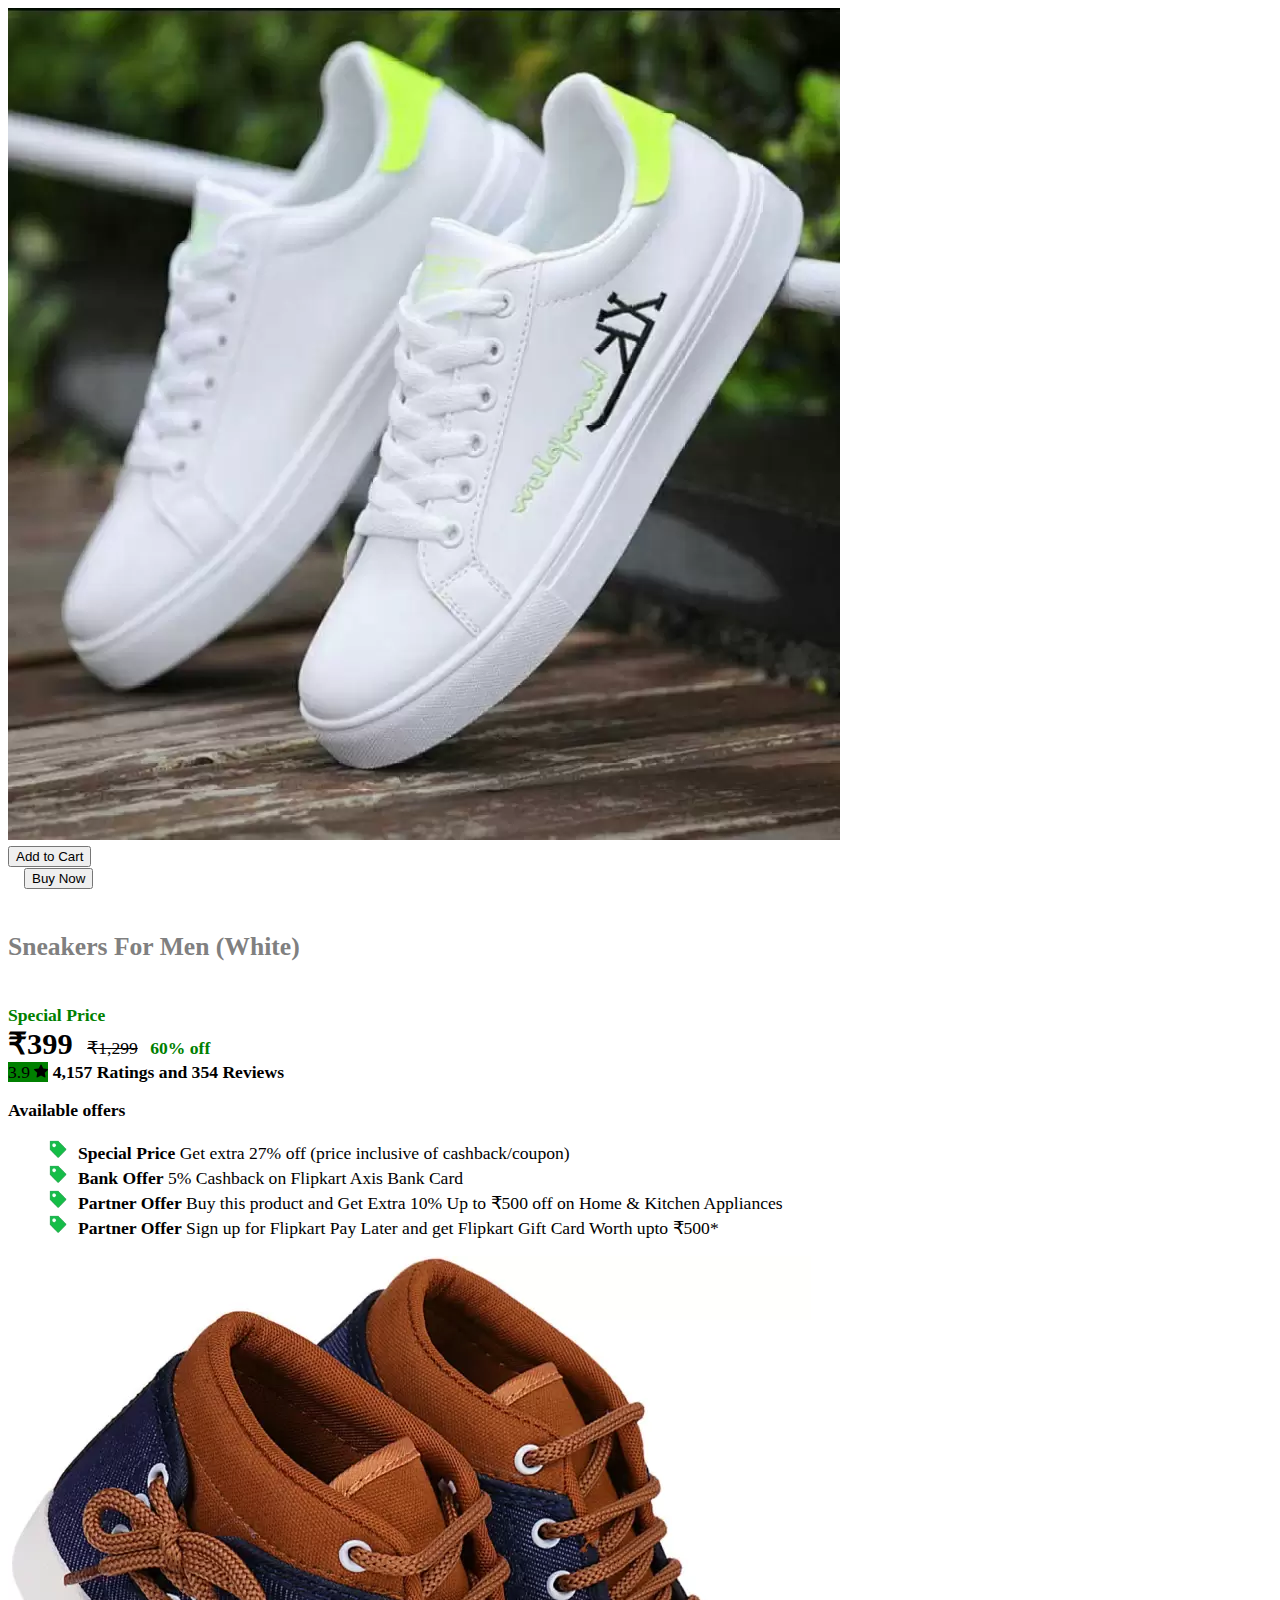
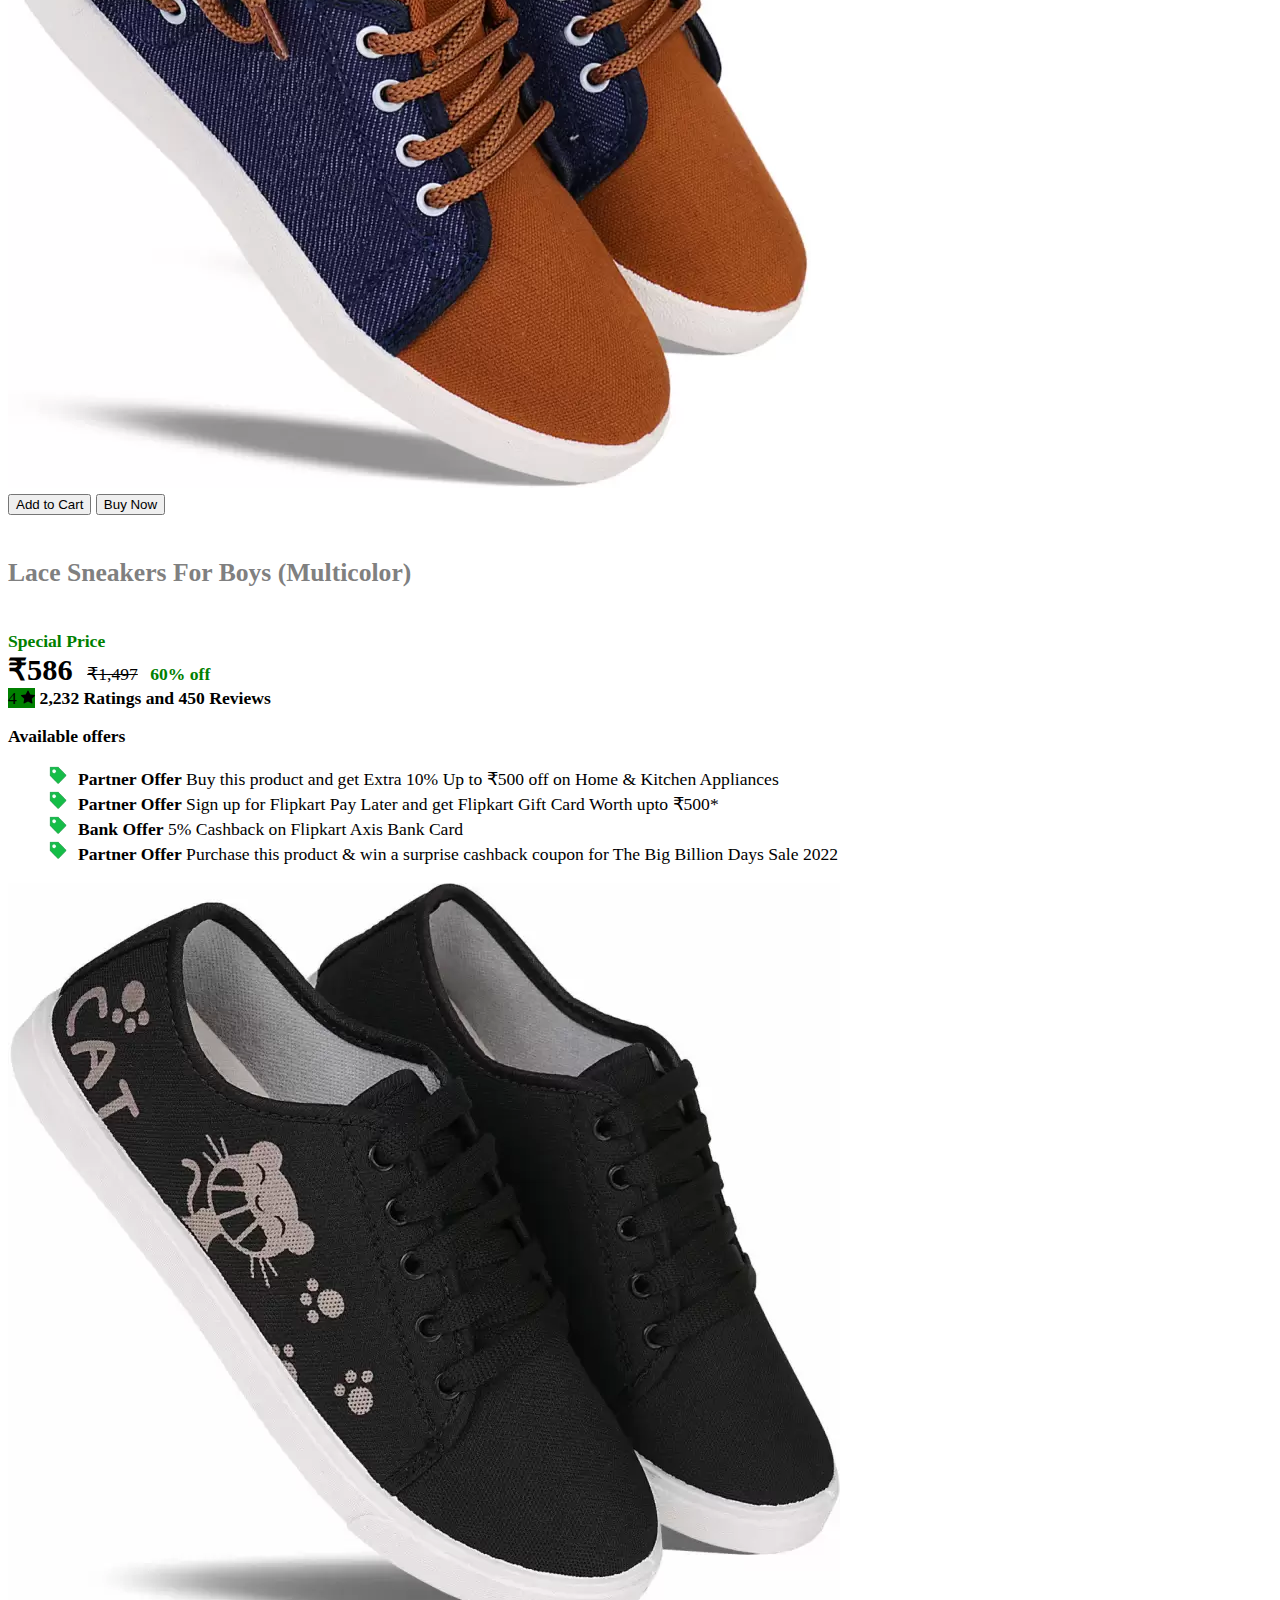
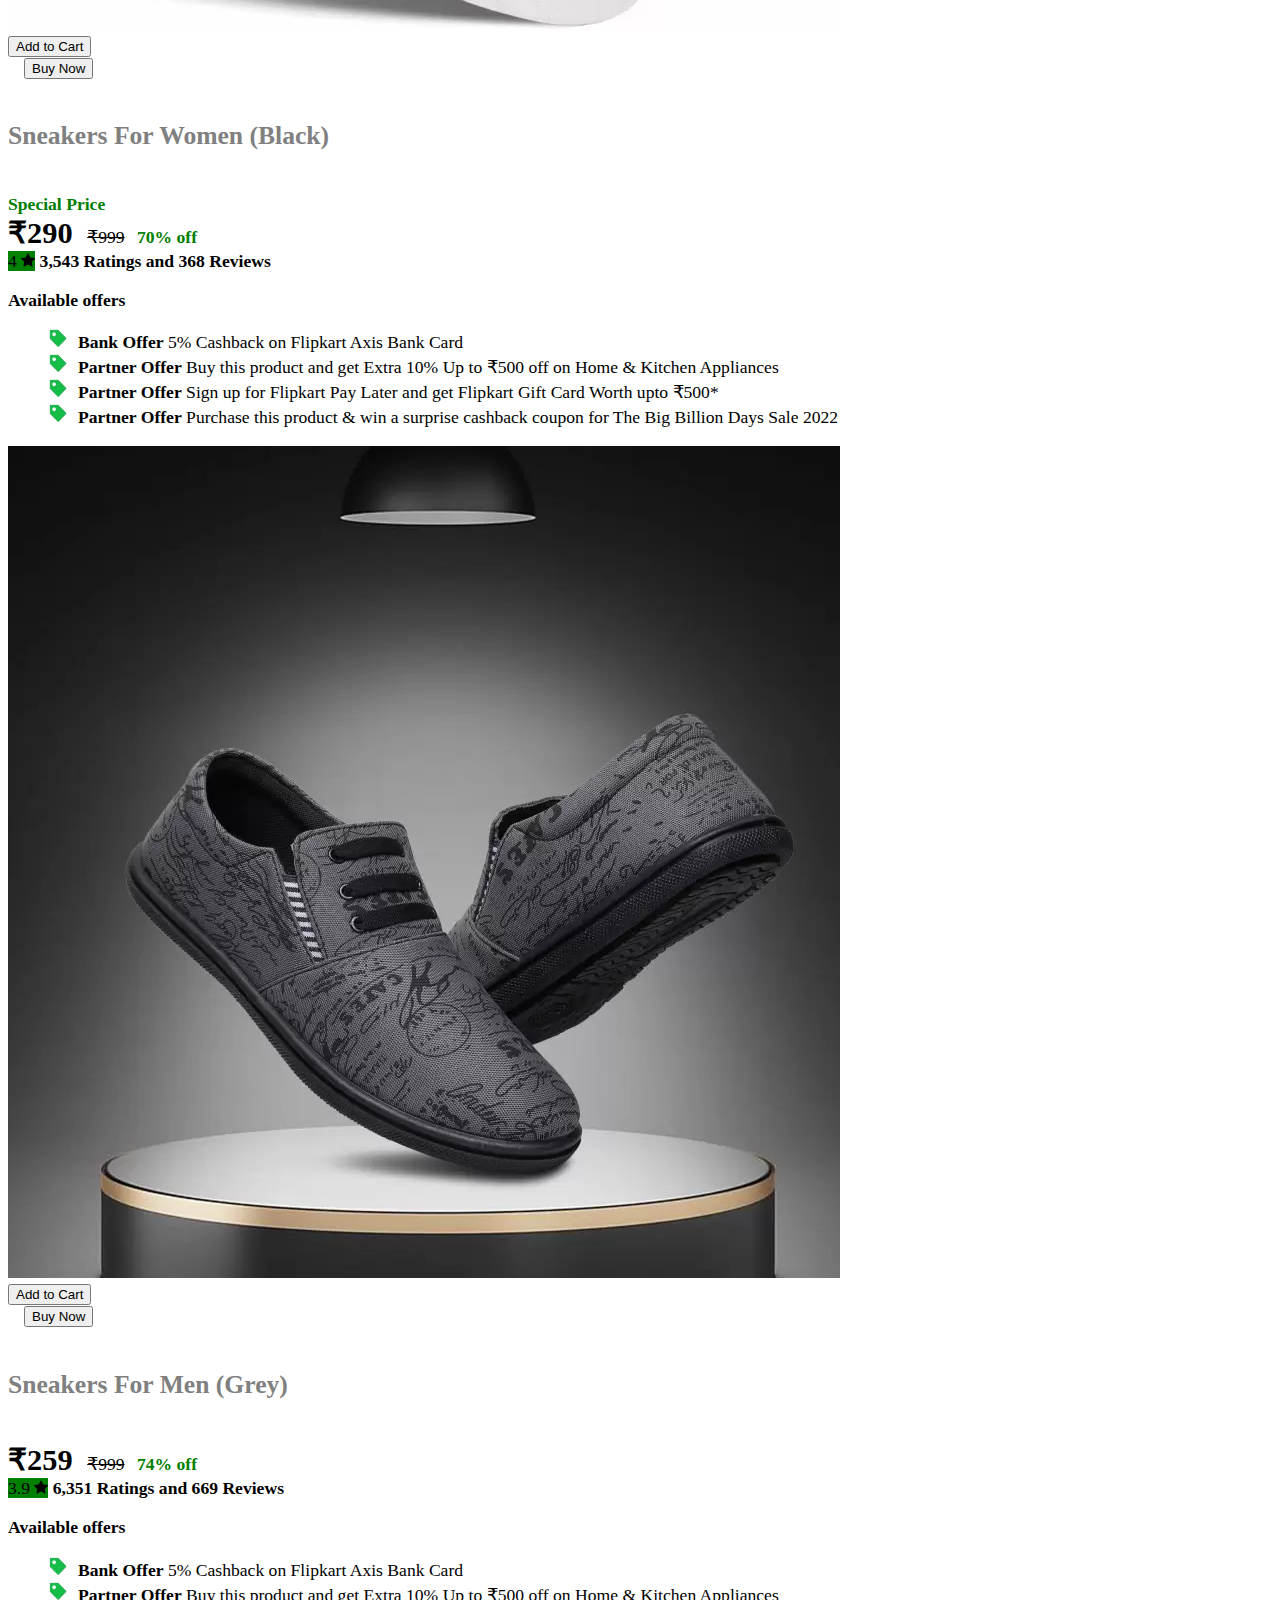
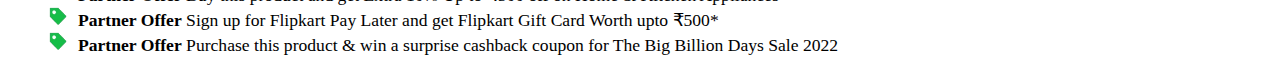
<file: shoes.html>
<!doctype html>
<html lang="en">
  <head>
    <!-- Required meta tags -->
    <meta charset="utf-8">
    <meta name="viewport" content="width=device-width, initial-scale=1">

    <!-- Bootstrap CSS -->
    <link href="https://cdn.jsdelivr.net/npm/bootstrap@5.0.2/dist/css/bootstrap.min.css" rel="stylesheet" integrity="sha384-EVSTQN3/azprG1Anm3QDgpJLIm9Nao0Yz1ztcQTwFspd3yD65VohhpuuCOmLASjC" crossorigin="anonymous">
    <link rel="stylesheet" href="style.css">
    <title>Shoes Price |</title>
  </head>
  <body>
    <div class="container py-5">
        <div class="row">
            <div class="col-md-4" >
                <img src="img/shoes1.webp" alt="" class="img-fluid ">
                <!-- <div class="">
                    <button type="button" class="btn btn-lg mt-5 me-1 fw-bold border border-warning border-2">Add to Cart</button>  
                    <button type="button" class="btn btn-warning btn-lg mt-5 fw-bold">Buy Now</button>
                </div> -->
                <div class="row row-cols-2 mt-4">
                    <div class="col">
                        <button type="button" class="btn1 btn-lg  fw-bold border border-warning border-2">Add to Cart</button>  
                    </div>
                    <div class="col">
                        <button type="button" class="btn2 btn-warning btn-lg  fw-bold">Buy Now</button>
                    </div>
                </div>
            </div>
            <div class="col-md-8 px-4">
                <h5 class="card-title text-primary">Sneakers For Men (White)</h5>
                <span style="color: green; font-weight: bold;">Special Price</span><br>
                <span style="font-weight: bold; font-size: 1.9rem; margin-right: 7px;">₹399 </span> <span><strike>₹1,299</strike></span> <span style="color: green; font-weight: bold; padding-left: 8px;">  60% off</span><br>                
                <span style="background-color: green;" class="p-1 px-2 text-light fw-bold rounded-3">3.9  <svg xmlns="http://www.w3.org/2000/svg" width="14" height="14" fill="currentColor" class="bi bi-star-fill mb-1" viewBox="0 0 16 16">
                    <path d="M3.612 15.443c-.386.198-.824-.149-.746-.592l.83-4.73L.173 6.765c-.329-.314-.158-.888.283-.95l4.898-.696L7.538.792c.197-.39.73-.39.927 0l2.184 4.327 4.898.696c.441.062.612.636.282.95l-3.522 3.356.83 4.73c.078.443-.36.79-.746.592L8 13.187l-4.389 2.256z"/>
                  </svg></span> 
                <span class="px-2 text-muted"><b> 4,157 Ratings and 354 Reviews</b></span><br>
                <p style="font-weight: bold;" class="pt-4">Available offers</p>
                <ul class="mt-3" style="list-style-type: none;">
                    <li><img src="img/crt.webp" alt="" width="20px" class="py-1" style="margin-right: 10px;"><b>Special Price</b> Get extra 27% off (price inclusive of cashback/coupon)</li>
                    <li><img src="img/crt.webp" alt="" width="20px" class="py-1" style="margin-right: 10px;"><b>Bank Offer</b> 5% Cashback on Flipkart Axis Bank Card</li>
                    <li><img src="img/crt.webp" alt="" width="20px" class="py-2" style="margin-right: 10px;"><b>Partner Offer</b> Buy this product and Get Extra 10% Up to ₹500 off on Home & Kitchen Appliances</li>
                    <li><img src="img/crt.webp" alt="" width="20px" class="py-2" style="margin-right: 10px;"><b>Partner Offer</b> Sign up for Flipkart Pay Later and get Flipkart Gift Card Worth upto ₹500*</li>
                </ul> 
            </div>
        </div>
    </div>

    <div class="container py-5">
        <div class="row">
            <div class="col-md-4">
                <img src="img/shoes2.webp" alt="" class="img-fluid ">
                <div class="">
                    <button type="button" class="btn btn-lg mt-5 me-1 fw-bold border border-warning border-2">Add to Cart</button>  
                    <button type="button" class="btn btn-warning btn-lg mt-5 fw-bold">Buy Now</button>
                </div>
            </div>
            <div class="col-md-8 px-4">
                <h5 class="card-title text-primary">Lace Sneakers For Boys (Multicolor)</h5>
                <span style="color: green; font-weight: bold;">Special Price</span><br>
                <span style="font-weight: bold; font-size: 1.9rem; margin-right: 7px;">₹586 </span> <span><strike>₹1,497</strike></span> <span style="color: green; font-weight: bold; padding-left: 8px;">  60% off</span><br>                
                <span style="background-color: green;" class="p-1 px-2 text-light fw-bold rounded-3">4  <svg xmlns="http://www.w3.org/2000/svg" width="14" height="14" fill="currentColor" class="bi bi-star-fill mb-1" viewBox="0 0 16 16">
                    <path d="M3.612 15.443c-.386.198-.824-.149-.746-.592l.83-4.73L.173 6.765c-.329-.314-.158-.888.283-.95l4.898-.696L7.538.792c.197-.39.73-.39.927 0l2.184 4.327 4.898.696c.441.062.612.636.282.95l-3.522 3.356.83 4.73c.078.443-.36.79-.746.592L8 13.187l-4.389 2.256z"/>
                  </svg></span> 
                <span class="px-2 text-muted"><b> 2,232 Ratings and 450 Reviews</b></span><br>
                <p style="font-weight: bold;" class="pt-4">Available offers</p>
                <ul class="mt-3" style="list-style-type: none;">
                    <li><img src="img/crt.webp" alt="" width="20px" class="py-2" style="margin-right: 10px;"><b>Partner Offer</b> Buy this product and get Extra 10% Up to ₹500 off on Home & Kitchen Appliances</li>
                    <li><img src="img/crt.webp" alt="" width="20px" class="py-2" style="margin-right: 10px;"><b>Partner Offer</b> Sign up for Flipkart Pay Later and get Flipkart Gift Card Worth upto ₹500*</li>
                    <li><img src="img/crt.webp" alt="" width="20px" class="py-1" style="margin-right: 10px;"><b>Bank Offer</b> 5% Cashback on Flipkart Axis Bank Card</li>
                    <li><img src="img/crt.webp" alt="" width="20px" class="py-2" style="margin-right: 10px;"><b>Partner Offer</b> Purchase this product & win a surprise cashback coupon for The Big Billion Days Sale 2022</li>
                </ul> 
            </div>
        </div>
    </div>

    <div class="container py-5">
        <div class="row">
            <div class="col-md-4">
                <img src="img/shoes3.webp" alt="" class="img-fluid ">
                <!-- <div class="">
                    <button type="button" class="btn btn-lg mt-5 me-1 fw-bold border border-warning border-2">Add to Cart</button>  
                    <button type="button" class="btn btn-warning btn-lg mt-5 fw-bold">Buy Now</button>
                </div> -->
                <div class="row row-cols-2 mt-4">
                    <div class="col">
                        <button type="button" class="btn1 btn-lg  fw-bold border border-warning border-2">Add to Cart</button>  
                    </div>
                    <div class="col">
                        <button type="button" class="btn2 btn-warning btn-lg  fw-bold">Buy Now</button>
                    </div>
                </div>
            </div>
            <div class="col-md-8 px-4">
                <h5 class="card-title text-primary">Sneakers For Women (Black)</h5>
                <span style="color: green; font-weight: bold;">Special Price</span><br>
                <span style="font-weight: bold; font-size: 1.9rem; margin-right: 7px;">₹290 </span> <span><strike>₹999</strike></span> <span style="color: green; font-weight: bold; padding-left: 8px;">  70% off</span><br>                
                <span style="background-color: green;" class="p-1 px-2 text-light fw-bold rounded-3">4  <svg xmlns="http://www.w3.org/2000/svg" width="14" height="14" fill="currentColor" class="bi bi-star-fill mb-1" viewBox="0 0 16 16">
                    <path d="M3.612 15.443c-.386.198-.824-.149-.746-.592l.83-4.73L.173 6.765c-.329-.314-.158-.888.283-.95l4.898-.696L7.538.792c.197-.39.73-.39.927 0l2.184 4.327 4.898.696c.441.062.612.636.282.95l-3.522 3.356.83 4.73c.078.443-.36.79-.746.592L8 13.187l-4.389 2.256z"/>
                  </svg></span> 
                <span class="px-2 text-muted"><b> 3,543 Ratings and 368 Reviews</b></span><br>
                <p style="font-weight: bold;" class="pt-4">Available offers</p>
                <ul class="mt-3" style="list-style-type: none;">
                    <li><img src="img/crt.webp" alt="" width="20px" class="py-1" style="margin-right: 10px;"><b>Bank Offer</b> 5% Cashback on Flipkart Axis Bank Card</li>
                    <li><img src="img/crt.webp" alt="" width="20px" class="py-2" style="margin-right: 10px;"><b>Partner Offer</b> Buy this product and get Extra 10% Up to ₹500 off on Home & Kitchen Appliances</li>
                    <li><img src="img/crt.webp" alt="" width="20px" class="py-2" style="margin-right: 10px;"><b>Partner Offer</b> Sign up for Flipkart Pay Later and get Flipkart Gift Card Worth upto ₹500*</li>
                    <li><img src="img/crt.webp" alt="" width="20px" class="py-2" style="margin-right: 10px;"><b>Partner Offer</b> Purchase this product & win a surprise cashback coupon for The Big Billion Days Sale 2022</li>
                </ul> 
            </div>
        </div>
    </div>

    <div class="container py-5">
        <div class="row">
            <div class="col-md-4">
                <img src="img/shoes4.webp" alt="" class="img-fluid ">
                <!-- <div class="">
                    <button type="button" class="btn btn-lg mt-5 me-1 fw-bold border border-warning border-2">Add to Cart</button>  
                    <button type="button" class="btn btn-warning btn-lg mt-5 fw-bold">Buy Now</button>
                </div> -->
                <div class="row row-cols-2 mt-4">
                    <div class="col">
                        <button type="button" class="btn1 btn-lg fw-bold border border-warning border-2">Add to Cart</button>  
                    </div>
                    <div class="col">
                        <button type="button" class="btn2 btn-warning btn-lg fw-bold">Buy Now</button>
                    </div>
                </div>
            </div>
            <div class="col-md-8 px-4">
                <h5 class="card-title text-primary">Sneakers For Men (Grey)</h5>
                <!-- <p style="color: green; font-weight: bold;">Special Price</p> -->
                <span style="font-weight: bold; font-size: 1.9rem; margin-right: 7px;">₹259 </span> <span><strike>₹999</strike></span> <span style="color: green; font-weight: bold; padding-left: 8px;">  74% off</span><br>                
                <span style="background-color: green;" class="p-1 px-2 text-light fw-bold rounded-3">3.9  <svg xmlns="http://www.w3.org/2000/svg" width="14" height="14" fill="currentColor" class="bi bi-star-fill mb-1" viewBox="0 0 16 16">
                    <path d="M3.612 15.443c-.386.198-.824-.149-.746-.592l.83-4.73L.173 6.765c-.329-.314-.158-.888.283-.95l4.898-.696L7.538.792c.197-.39.73-.39.927 0l2.184 4.327 4.898.696c.441.062.612.636.282.95l-3.522 3.356.83 4.73c.078.443-.36.79-.746.592L8 13.187l-4.389 2.256z"/>
                  </svg></span> 
                <span class="px-2 text-muted"><b> 6,351 Ratings and 669 Reviews</b></span><br>
                <p style="font-weight: bold;" class="pt-4">Available offers</p>
                <ul class="mt-3" style="list-style-type: none;">
                    <li><img src="img/crt.webp" alt="" width="20px" class="py-1" style="margin-right: 10px;"><b>Bank Offer</b> 5% Cashback on Flipkart Axis Bank Card</li>
                    <li><img src="img/crt.webp" alt="" width="20px" class="py-2" style="margin-right: 10px;"><b>Partner Offer</b> Buy this product and get Extra 10% Up to ₹500 off on Home & Kitchen Appliances</li>
                    <li><img src="img/crt.webp" alt="" width="20px" class="py-2" style="margin-right: 10px;"><b>Partner Offer</b> Sign up for Flipkart Pay Later and get Flipkart Gift Card Worth upto ₹500*</li>
                    <li><img src="img/crt.webp" alt="" width="20px" class="py-2" style="margin-right: 10px;"><b>Partner Offer</b> Purchase this product & win a surprise cashback coupon for The Big Billion Days Sale 2022</li>
                </ul> 
            </div>
        </div>
    </div>
    

    <!-- Option 1: Bootstrap Bundle with Popper -->
    <script src="https://cdn.jsdelivr.net/npm/bootstrap@5.0.2/dist/js/bootstrap.bundle.min.js" integrity="sha384-MrcW6ZMFYlzcLA8Nl+NtUVF0sA7MsXsP1UyJoMp4YLEuNSfAP+JcXn/tWtIaxVXM" crossorigin="anonymous"></script>

  </body>
</html>
</file>
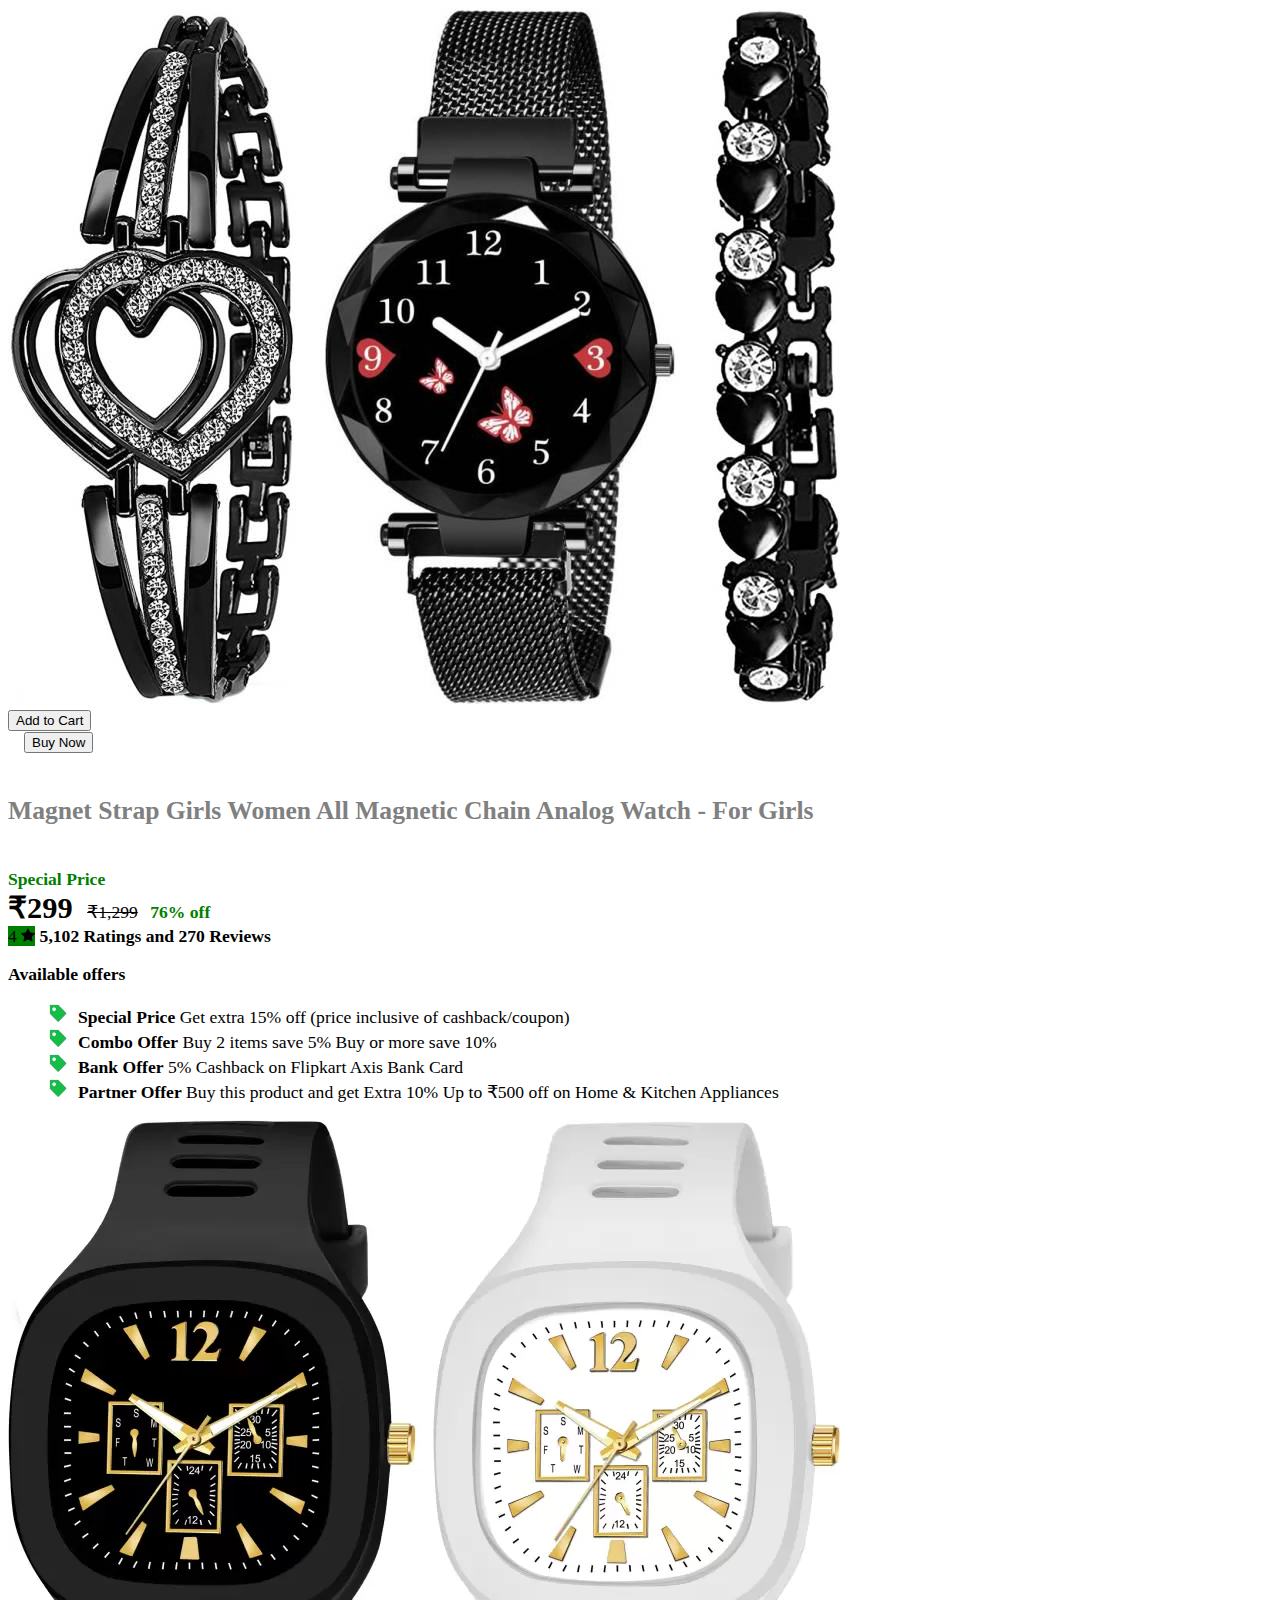
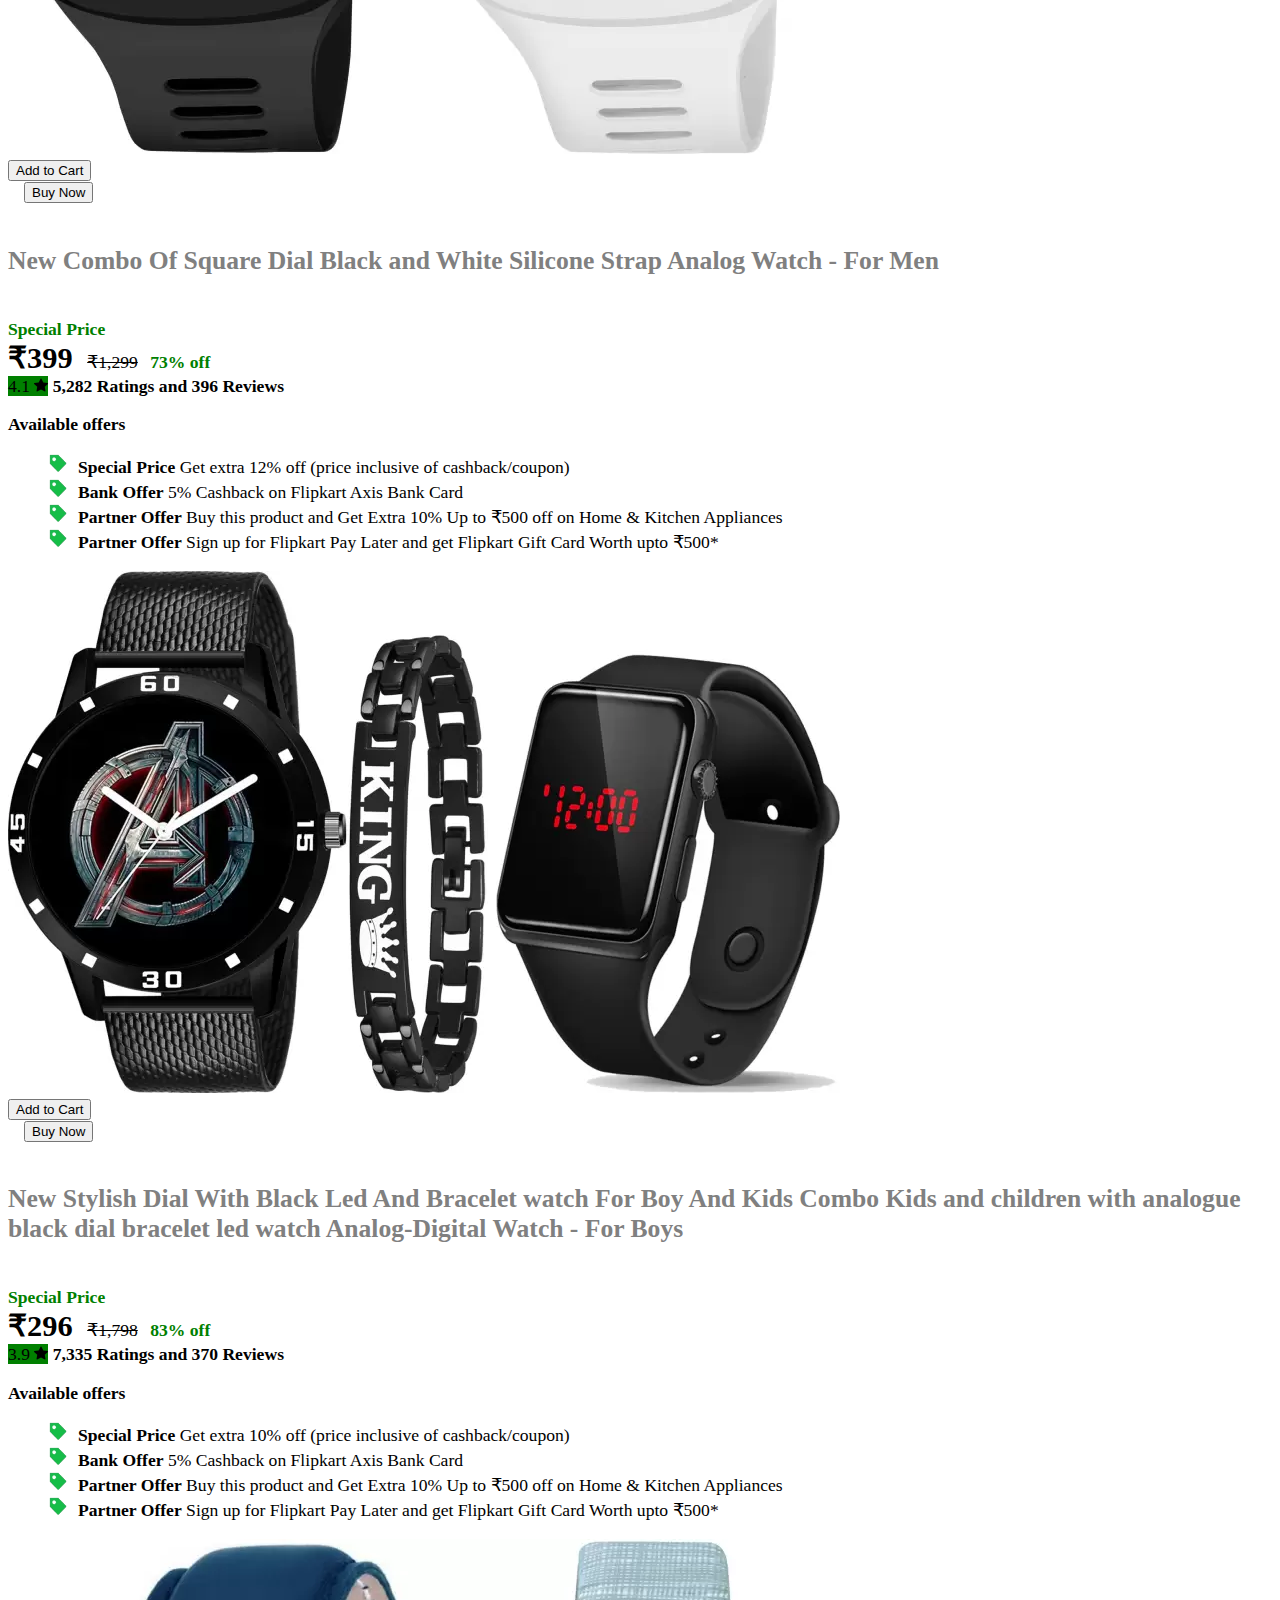
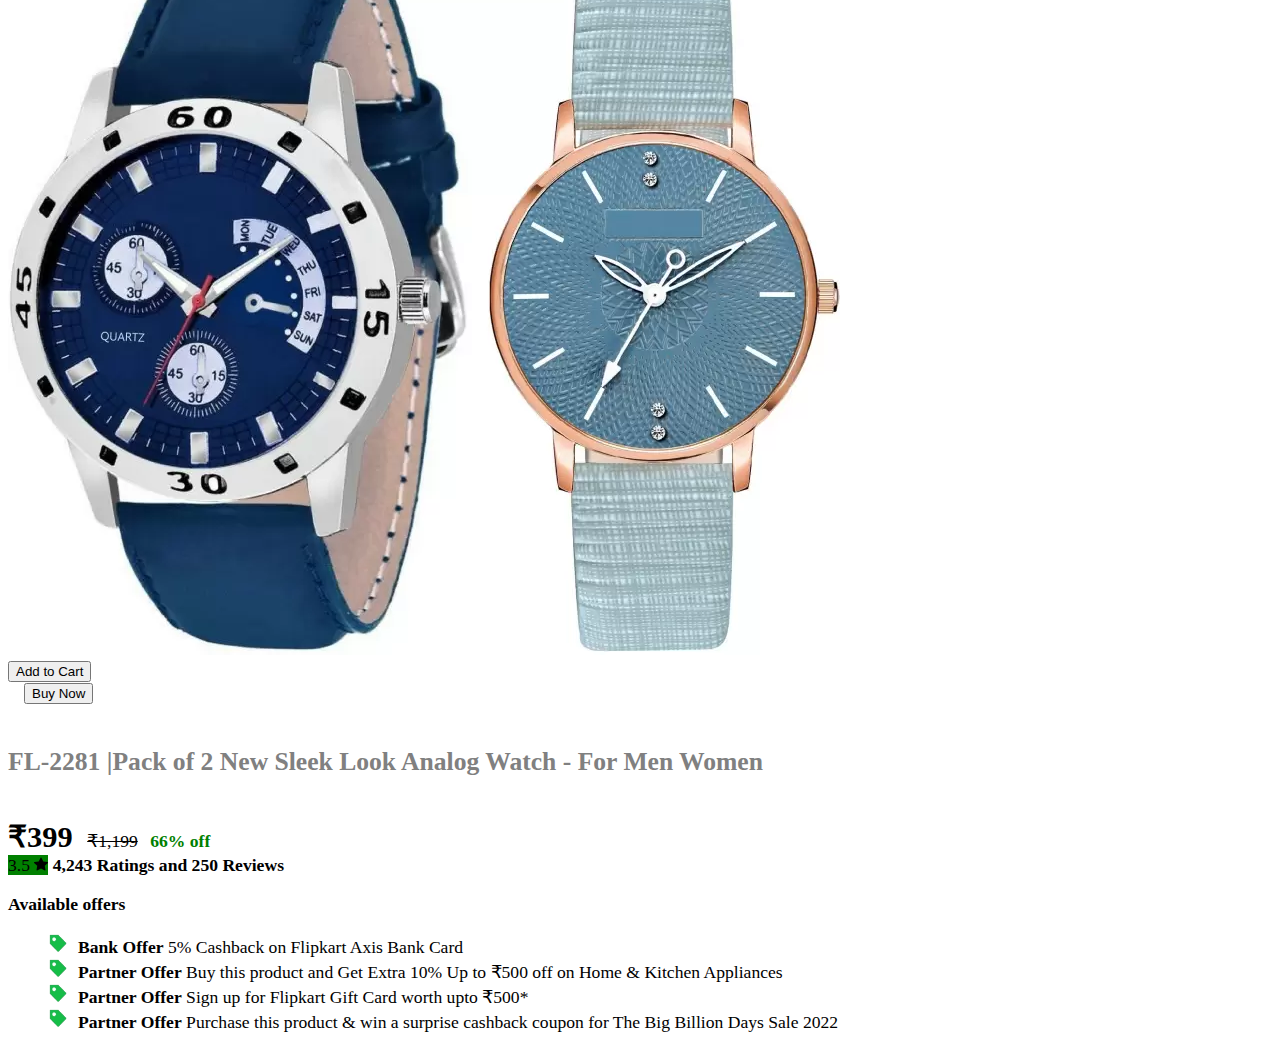
<file: watch.html>
<!doctype html>
<html lang="en">
  <head>
    <!-- Required meta tags -->
    <meta charset="utf-8">
    <meta name="viewport" content="width=device-width, initial-scale=1">

    <!-- Bootstrap CSS -->
    <link href="https://cdn.jsdelivr.net/npm/bootstrap@5.0.2/dist/css/bootstrap.min.css" rel="stylesheet" integrity="sha384-EVSTQN3/azprG1Anm3QDgpJLIm9Nao0Yz1ztcQTwFspd3yD65VohhpuuCOmLASjC" crossorigin="anonymous">
    <link rel="stylesheet" href="style.css">
    <title>Watch Price !</title>
  </head>
  <body>
    <div class="container py-5">
        <div class="row">
            <div class="col-md-4">
                <img src="img/watch1.jpeg" alt="" class="img-fluid ">
                <!-- <div class="">
                    <button type="button" class="btn btn-lg mt-5 me-1 fw-bold border border-warning border-2">Add to Cart</button>  
                    <button type="button" class="btn btn-warning btn-lg mt-5 fw-bold">Buy Now</button>
                </div> -->
                <div class="row row-cols-2 mt-4">
                    <div class="col">
                        <button type="button" class="btn1 btn-lg fw-bold border border-warning border-2">Add to Cart</button>  
                    </div>
                    <div class="col">
                        <button type="button" class="btn2 btn-warning btn-lg fw-bold">Buy Now</button>
                    </div>
                </div>
            </div>
            <div class="col-md-8 px-4">
                <h5 class="card-title text-primary">Magnet Strap Girls Women All Magnetic Chain Analog Watch - For Girls</h5>
                <span style="color: green; font-weight: bold;">Special Price</span><br>
                <span style="font-weight: bold; font-size: 1.9rem; margin-right: 7px;">₹299 </span> <span><strike>₹1,299</strike></span> <span style="color: green; font-weight: bold; padding-left: 8px;">  76% off</span><br>                
                <span style="background-color: green;" class="p-1 px-2 text-light fw-bold rounded-3">4  <svg xmlns="http://www.w3.org/2000/svg" width="14" height="14" fill="currentColor" class="bi bi-star-fill mb-1" viewBox="0 0 16 16">
                    <path d="M3.612 15.443c-.386.198-.824-.149-.746-.592l.83-4.73L.173 6.765c-.329-.314-.158-.888.283-.95l4.898-.696L7.538.792c.197-.39.73-.39.927 0l2.184 4.327 4.898.696c.441.062.612.636.282.95l-3.522 3.356.83 4.73c.078.443-.36.79-.746.592L8 13.187l-4.389 2.256z"/>
                  </svg></span> 
                <span class="px-2 text-muted"><b> 5,102 Ratings and 270 Reviews</b></span><br>
                <p style="font-weight: bold;" class="pt-4">Available offers</p>
                <ul class="mt-3" style="list-style-type: none;">
                    <li><img src="img/crt.webp" alt="" width="20px" class="py-1" style="margin-right: 10px;"><b>Special Price</b> Get extra 15% off (price inclusive of cashback/coupon)</li>
                    <li><img src="img/crt.webp" alt="" width="20px" class="py-2" style="margin-right: 10px;"><b>Combo Offer</b> Buy 2 items save 5% Buy or more save 10% </li>
                    <li><img src="img/crt.webp" alt="" width="20px" class="py-1" style="margin-right: 10px;"><b>Bank Offer</b> 5% Cashback on Flipkart Axis Bank Card</li>
                    <li><img src="img/crt.webp" alt="" width="20px" class="py-2" style="margin-right: 10px;"><b>Partner Offer</b> Buy this product and get Extra 10% Up to ₹500 off on Home & Kitchen Appliances</li>
                </ul> 
            </div>
        </div>
    </div>

    <div class="container py-5">
        <div class="row">
            <div class="col-md-4">
                <img src="img/watch2.webp" alt="" class="img-fluid ">
                <div class="row row-cols-2 mt-4">
                    <div class="col">
                        <button type="button" class="btn1 btn-lg fw-bold border border-warning border-2">Add to Cart</button>  
                    </div>
                    <div class="col">
                        <button type="button" class="btn2 btn-warning btn-lg fw-bold">Buy Now</button>
                    </div>
                </div>
            </div>
            <div class="col-md-8 px-4">
                <h5 class="card-title text-primary">New Combo Of Square Dial Black and White Silicone Strap Analog Watch - For Men</h5>
                <span style="color: green; font-weight: bold;">Special Price</span><br>
                <span style="font-weight: bold; font-size: 1.9rem; margin-bottom: 10px; margin-right: 7px;">₹399 </span> <span><strike>₹1,299</strike></span> <span style="color: green; font-weight: bold; padding-left: 8px;">  73% off</span><br>                
                <span style="background-color: green;" class="p-1 px-2 text-light fw-bold rounded-3">4.1  <svg xmlns="http://www.w3.org/2000/svg" width="14" height="14" fill="currentColor" class="bi bi-star-fill mb-1" viewBox="0 0 16 16">
                    <path d="M3.612 15.443c-.386.198-.824-.149-.746-.592l.83-4.73L.173 6.765c-.329-.314-.158-.888.283-.95l4.898-.696L7.538.792c.197-.39.73-.39.927 0l2.184 4.327 4.898.696c.441.062.612.636.282.95l-3.522 3.356.83 4.73c.078.443-.36.79-.746.592L8 13.187l-4.389 2.256z"/>
                  </svg></span> 
                <span class="px-2 text-muted"><b> 5,282 Ratings and 396 Reviews</b></span><br>
                <p style="font-weight: bold;" class="pt-4">Available offers</p>
                <ul class="mt-3" style="list-style-type: none;">
                    <li><img src="img/crt.webp" alt="" width="20px" class="py-1" style="margin-right: 10px;"><b>Special Price</b> Get extra 12% off (price inclusive of cashback/coupon)</li>
                    <!-- <li><img src="img/crt.webp" alt="" width="20px" class="py-2" style="margin-right: 10px;"><b>Combo Offer</b> Buy 2 items save 5% Buy or more save 10% </li> -->
                    <li><img src="img/crt.webp" alt="" width="20px" class="py-1" style="margin-right: 10px;"><b>Bank Offer</b> 5% Cashback on Flipkart Axis Bank Card</li>
                    <li><img src="img/crt.webp" alt="" width="20px" class="py-2" style="margin-right: 10px;"><b>Partner Offer</b> Buy this product and Get Extra 10% Up to ₹500 off on Home & Kitchen Appliances</li>
                    <li><img src="img/crt.webp" alt="" width="20px" class="py-2" style="margin-right: 10px;"><b>Partner Offer</b> Sign up for Flipkart Pay Later and get Flipkart Gift Card Worth upto ₹500*</li>
                </ul> 
            </div>
        </div>
    </div>

    <div class="container py-5">
        <div class="row">
            <div class="col-md-4">
                <img src="img/watch3.webp" alt="" class="img-fluid">
                <div class="row row-cols-2 mt-4">
                    <div class="col">
                        <button type="button" class="btn1 btn-lg fw-bold border border-warning border-2">Add to Cart</button>  
                    </div>
                    <div class="col">
                        <button type="button" class="btn2 btn-warning btn-lg fw-bold">Buy Now</button>
                    </div>
                </div>
            </div>
            <div class="col-md-8 px-4">
                <h5 class="card-title text-primary">New Stylish Dial With Black Led And Bracelet watch For Boy And Kids Combo Kids and children with analogue black dial bracelet led watch Analog-Digital Watch - For Boys</h5>
                <span style="color: green; font-weight: bold;">Special Price</span><br>
                <span style="font-weight: bold; font-size: 1.9rem; margin-bottom: 10px; margin-right: 7px;">₹296 </span> <span><strike>₹1,798</strike></span> <span style="color: green; font-weight: bold; padding-left: 8px;">  83% off</span><br>                
                <span style="background-color: green;" class="p-1 px-2 text-light fw-bold rounded-3">3.9  <svg xmlns="http://www.w3.org/2000/svg" width="14" height="14" fill="currentColor" class="bi bi-star-fill mb-1" viewBox="0 0 16 16">
                    <path d="M3.612 15.443c-.386.198-.824-.149-.746-.592l.83-4.73L.173 6.765c-.329-.314-.158-.888.283-.95l4.898-.696L7.538.792c.197-.39.73-.39.927 0l2.184 4.327 4.898.696c.441.062.612.636.282.95l-3.522 3.356.83 4.73c.078.443-.36.79-.746.592L8 13.187l-4.389 2.256z"/>
                  </svg></span> 
                <span class="px-2 text-muted"><b> 7,335 Ratings and 370 Reviews</b></span><br>
                <p style="font-weight: bold;" class="pt-4">Available offers</p>
                <ul class="mt-3" style="list-style-type: none;">
                    <li><img src="img/crt.webp" alt="" width="20px" class="py-1" style="margin-right: 10px;"><b>Special Price</b> Get extra 10% off (price inclusive of cashback/coupon)</li>
                    <!-- <li><img src="img/crt.webp" alt="" width="20px" class="py-2" style="margin-right: 10px;"><b>Combo Offer</b> Buy 2 items save 5% Buy or more save 10% </li> -->
                    <li><img src="img/crt.webp" alt="" width="20px" class="py-1" style="margin-right: 10px;"><b>Bank Offer</b> 5% Cashback on Flipkart Axis Bank Card</li>
                    <li><img src="img/crt.webp" alt="" width="20px" class="py-2" style="margin-right: 10px;"><b>Partner Offer</b> Buy this product and Get Extra 10% Up to ₹500 off on Home & Kitchen Appliances</li>
                    <li><img src="img/crt.webp" alt="" width="20px" class="py-2" style="margin-right: 10px;"><b>Partner Offer</b> Sign up for Flipkart Pay Later and get Flipkart Gift Card Worth upto ₹500*</li>
                </ul> 
            </div>
        </div>
    </div>

    <div class="container py-5">
        <div class="row">
            <div class="col-md-4">
                <img src="img/watch4.webp" alt="" class="img-fluid">
                <div class="row row-cols-2 mt-4">
                    <div class="col">
                        <button type="button" class="btn1 btn-lg fw-bold border border-warning border-2">Add to Cart</button>  
                    </div>
                    <div class="col">
                        <button type="button" class="btn2 btn-warning btn-lg fw-bold">Buy Now</button>
                    </div>
                </div>
            </div>
            <div class="col-md-8 px-4">
                <h5 class="card-title text-primary">FL-2281 |Pack of 2 New Sleek Look Analog Watch - For Men Women</h5>
                <span style="font-weight: bold; font-size: 1.9rem; margin-bottom: 10px; margin-right: 7px;">₹399 </span> <span><strike>₹1,199</strike></span> <span style="color: green; font-weight: bold; padding-left: 8px;">  66% off</span><br>                
                <span style="background-color: green;" class="p-1 px-2 text-light fw-bold rounded-3">3.5  <svg xmlns="http://www.w3.org/2000/svg" width="14" height="14" fill="currentColor" class="bi bi-star-fill mb-1" viewBox="0 0 16 16">
                    <path d="M3.612 15.443c-.386.198-.824-.149-.746-.592l.83-4.73L.173 6.765c-.329-.314-.158-.888.283-.95l4.898-.696L7.538.792c.197-.39.73-.39.927 0l2.184 4.327 4.898.696c.441.062.612.636.282.95l-3.522 3.356.83 4.73c.078.443-.36.79-.746.592L8 13.187l-4.389 2.256z"/>
                </svg></span>  
                <!-- <p style="color: blueviolet; font-weight: bold;" class="py-1">Be the first to Review this product</p> -->
                <span class="px-2 text-muted"><b> 4,243 Ratings and 250 Reviews</b></span><br>
                <p style="font-weight: bold;" class="pt-4">Available offers</p>
                <ul class="mt-3" style="list-style-type: none;">
                    <li><img src="img/crt.webp" alt="" width="20px" class="py-2" style="margin-right: 10px;"><b>Bank Offer</b> 5% Cashback on Flipkart Axis Bank Card</li>
                    <!-- <li><img src="img/crt.webp" alt="" width="20px" class="py-1" style="margin-right: 10px;"><b>Special Price</b> Get extra 15% off (pice inclusive of cashback/coupon)</li> -->
                    <!-- <li><img src="img/crt.webp" alt="" width="20px" class="py-2" style="margin-right: 10px;"><b>Combo Offer</b> Buy 2 items save 5% Buy or more save 10% </li> -->
                    <li><img src="img/crt.webp" alt="" width="20px" class="py-1" style="margin-right: 10px;"><b>Partner Offer</b> Buy this product and Get Extra 10% Up to ₹500 off on Home & Kitchen Appliances</li>
                    <li><img src="img/crt.webp" alt="" width="20px" class="py-1" style="margin-right: 10px;"><b>Partner Offer</b> Sign up for Flipkart Gift Card worth upto ₹500*</li>
                    <li><img src="img/crt.webp" alt="" width="20px" class="py-1" style="margin-right: 10px;"><b>Partner Offer</b> Purchase this product & win  a surprise cashback coupon for The Big Billion Days Sale 2022</li>
                </ul> 
            </div>
        </div>
    </div>

    <!-- Option 1: Bootstrap Bundle with Popper -->
    <script src="https://cdn.jsdelivr.net/npm/bootstrap@5.0.2/dist/js/bootstrap.bundle.min.js" integrity="sha384-MrcW6ZMFYlzcLA8Nl+NtUVF0sA7MsXsP1UyJoMp4YLEuNSfAP+JcXn/tWtIaxVXM" crossorigin="anonymous"></script>

  </body>
</html>
</file>
<file: style.css>
body{
    font-family: 'EB Garamond', serif;
    /* font-family: Roboto,Arial,sans-serif; */
    font-size: 1.1rem;
}
.navigation{
    background-color: black;
}
.nav1{
    padding-right: 100px;
}
.navbar-brand{
    font-family: 'Pacifico', cursive;
}
.nav-link{
    font-size: 1.6rem;
    font-family: 'Oleo Script Swash Caps', cursive;
    color: white;
    margin-left: 20px;
}
.nav-link:hover{
    color: yellow;
}
.searchbtn{
    margin-left: -40px;
}
.subNav{
    /* background-color: rgb(92, 91, 33); */
    /* background-color: black; */
}
.navMenu{
    list-style-type: none;
}
.navMenu a{
    text-decoration: none;
    font-family: 'Oleo Script Swash Caps', cursive;
    font-size: 1.4rem;
    /* color: rgb(13, 155, 108); */
    color: black;
}
h2{
    font-size: 2rem;
    font-family: Roboto,Arial,sans-serif; 
    line-height: 32px;
    font-weight: 500;
}
.text-center{
    font-family: 'Archivo Black', sans-serif;
}
.Social-media li{
    list-style-type: none;
    padding-left: 10px;
    padding-bottom: 10px;
}
.Social-media li a{
    text-decoration: none;
    color: white;
}
.footer-text li{
    list-style-type: none;
    padding-bottom: 10px;
}
.footer-text li a{
    text-decoration: none;
    color: white;
}
.card-title{
    color: gray;
    font-size: 1.6rem;
}
.email_input{
    /* background-color: black; */
    color: gainsboro;
    font-size: 1.1rem;
}
.card-text{
    color: white;
    padding-bottom: 10px;
}
/* About Page */
.aboutText{
    font-size: 20px;
    font-weight: 600;
}
.aboutHead{
    font-size: 32px;
    font-weight: 700;
}
.aboutRow2{
    margin-top: 80px;
}

/* Conact Page */
.contactHead{
    background-color: rgb(47, 168, 216);
    font-family: 'Archivo Black', sans-serif;
}
.contactText{
    font-size: 22px;
}
.contactForm{
    font-size: 1.6rem;
    font-weight: 600;
}
.contactText2{
    font-size: 1.2rem;
    font-weight: 500;
}
.formBox{
    border: 2px solid purple;
    border-radius: 10px;
}
.btnName{
    font-weight: 500;
    font-size: 1.2rem;
}
.orderbtn{
    /* margin-left: 1rem; */
    /* display: inline; */
}
.btn1{
    /* margin-left: 1rem; */
    /* display: inline; */
    

}
.btn2{
    margin-left: 1rem;
    /* display: inline; */

}
/* Contact Page */
label{
    font-size: 1.3rem;
    font-weight: 700;
}
input{
    padding: 7px;
    padding-left: 25px;
}
.error{
    color: red;
}
.formBox{
    border: 2px solid purple;
    border-radius: 8px;
}
</file>
